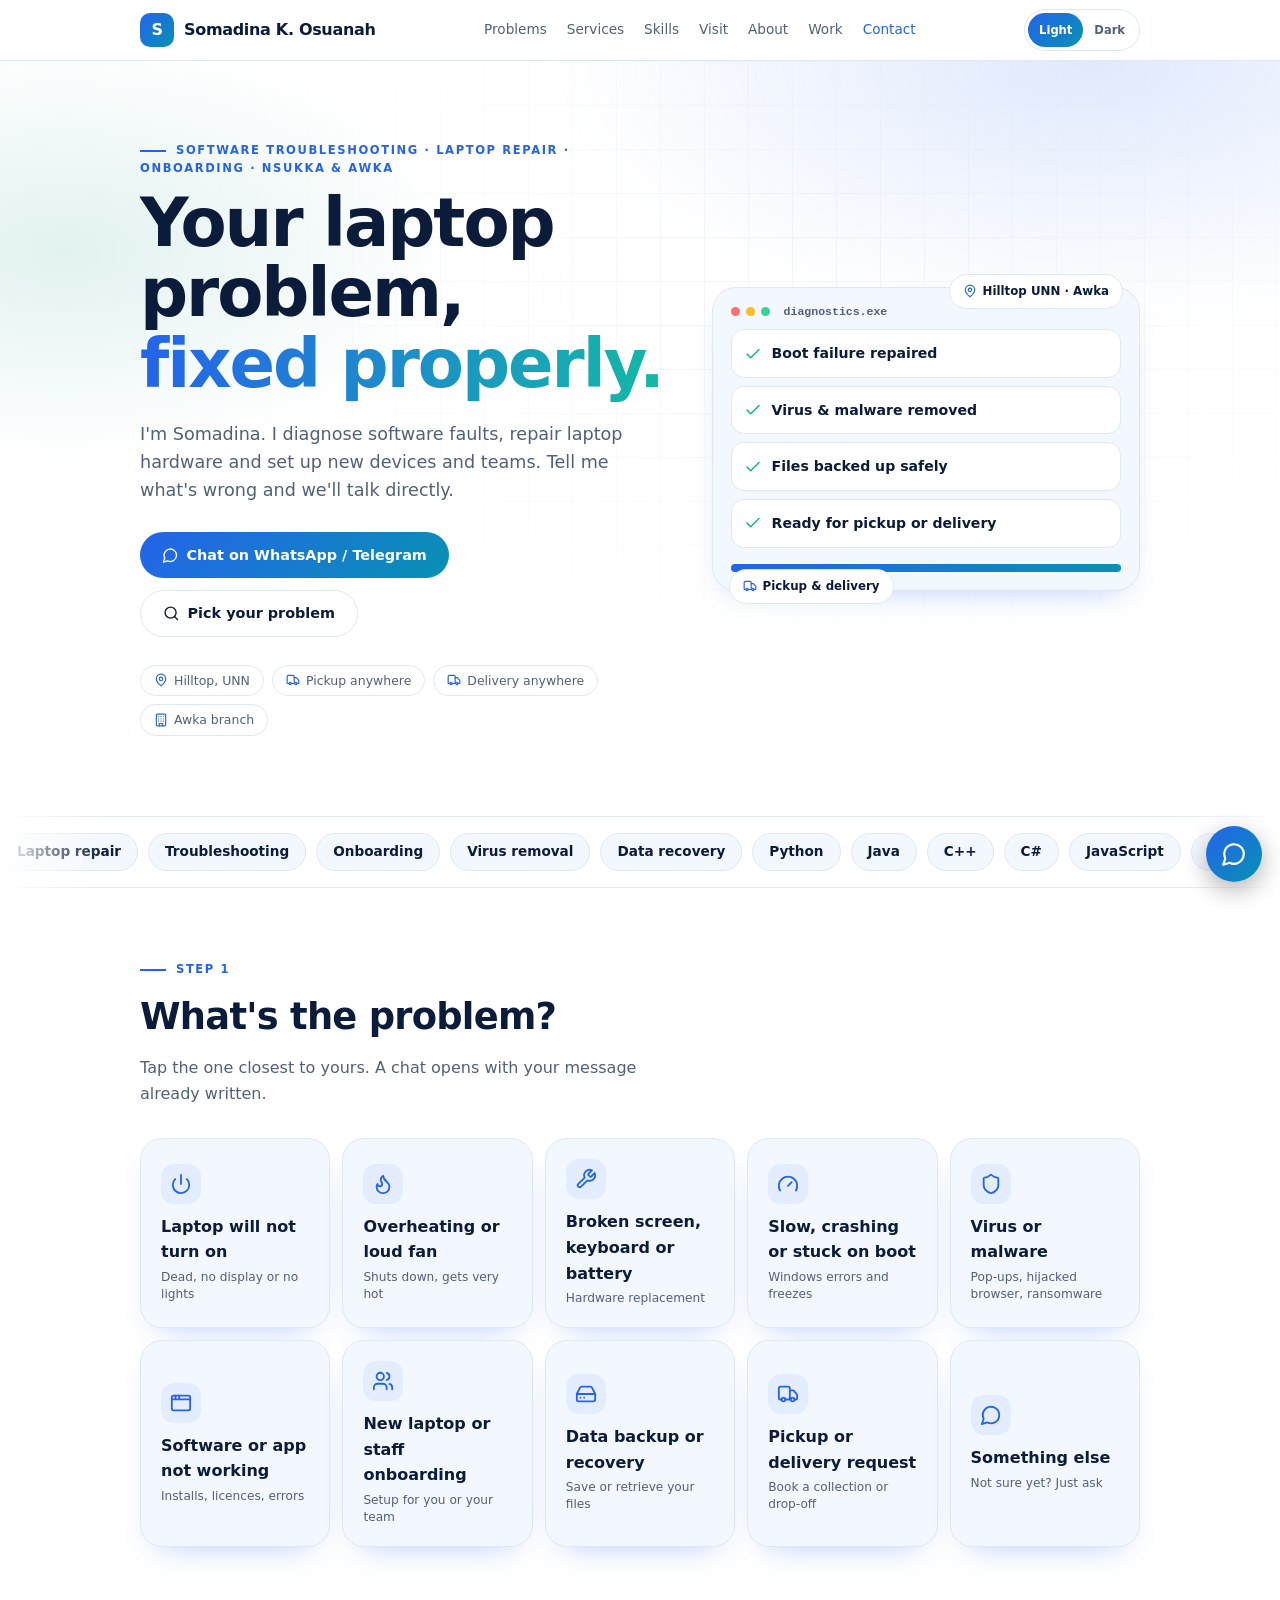
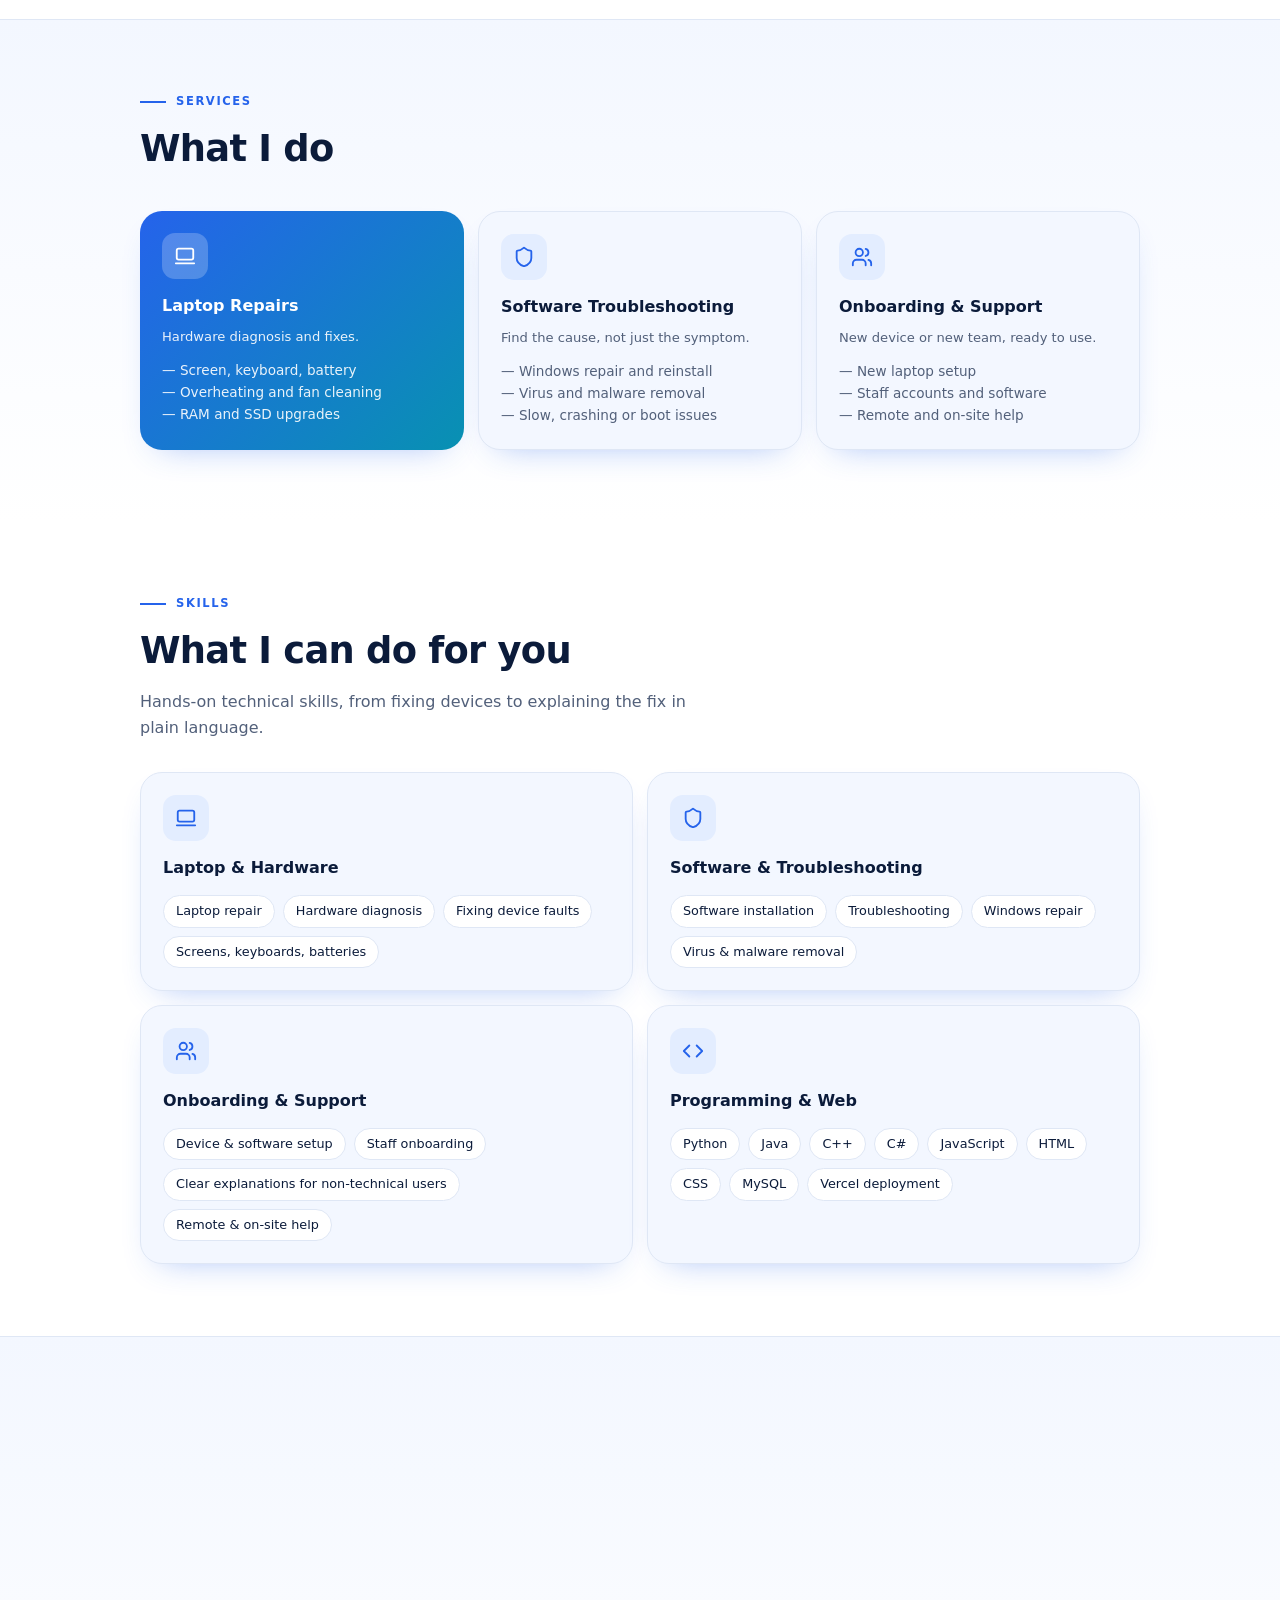
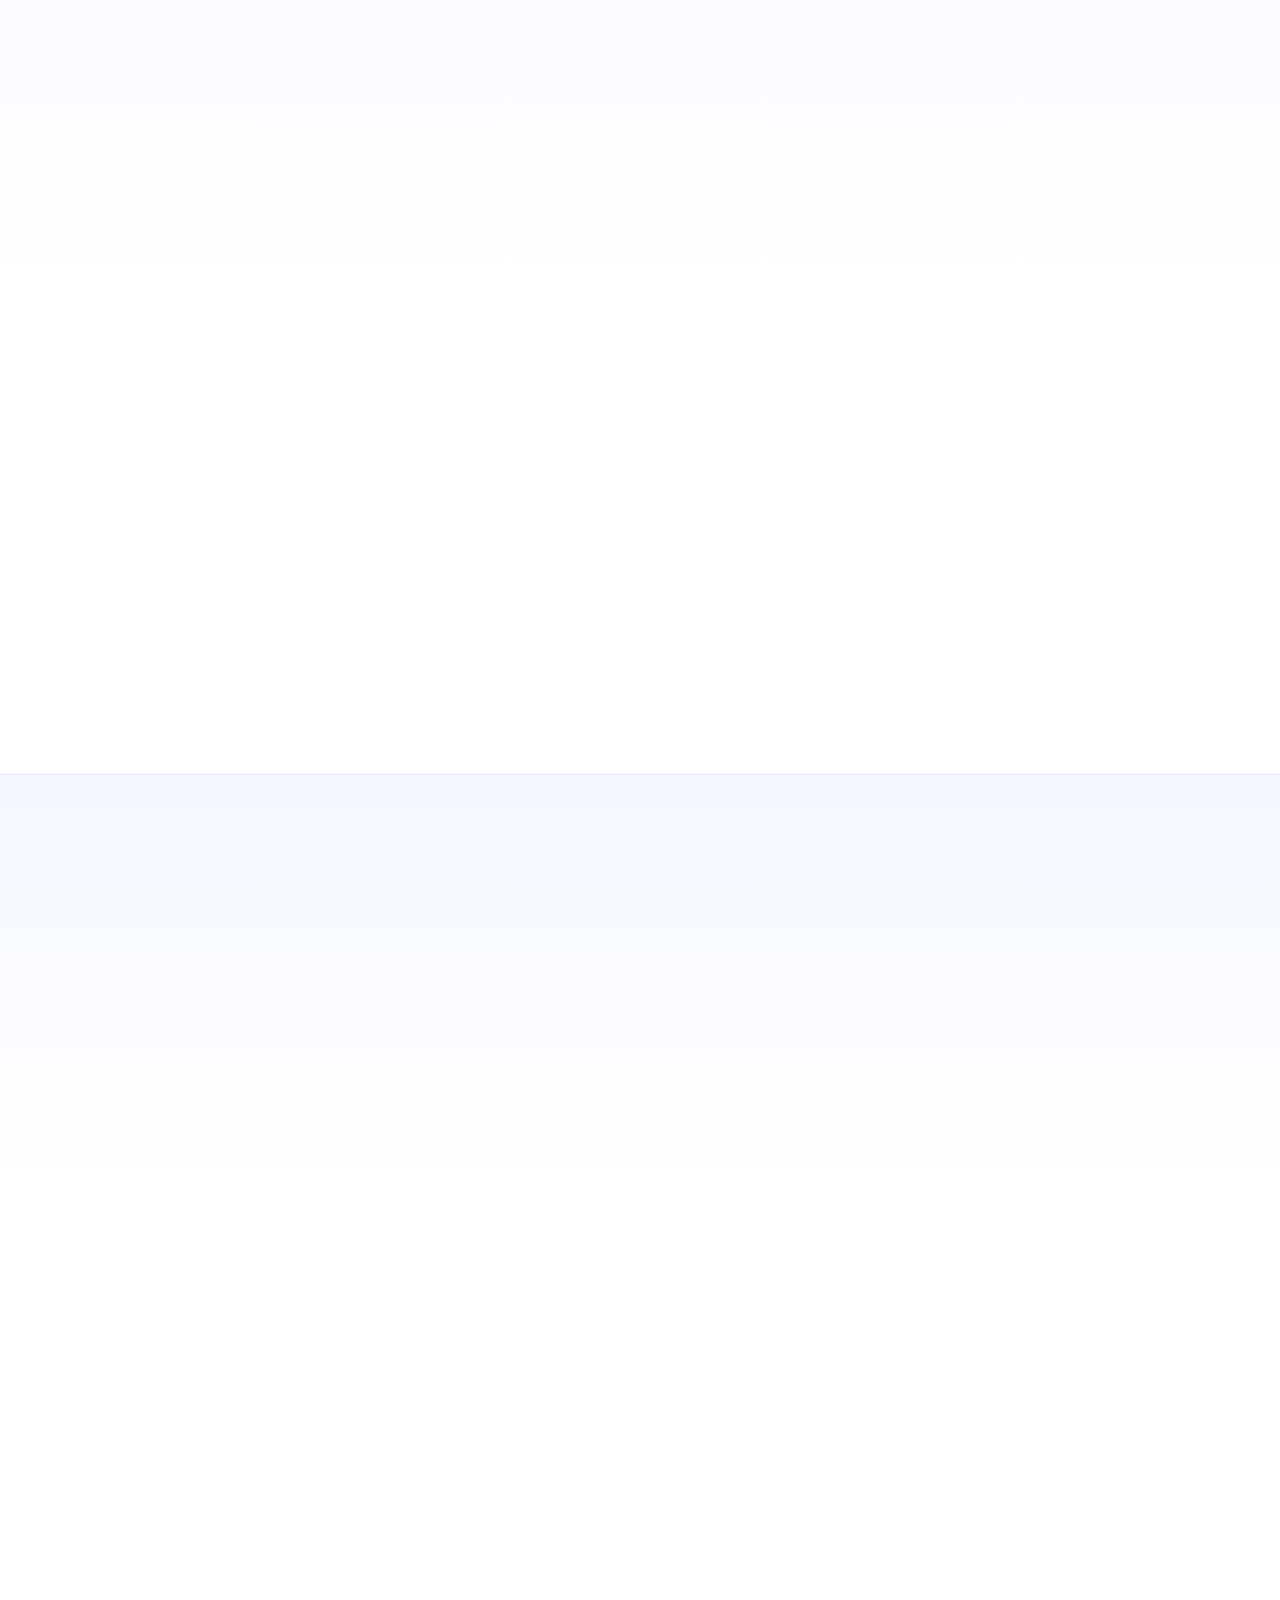
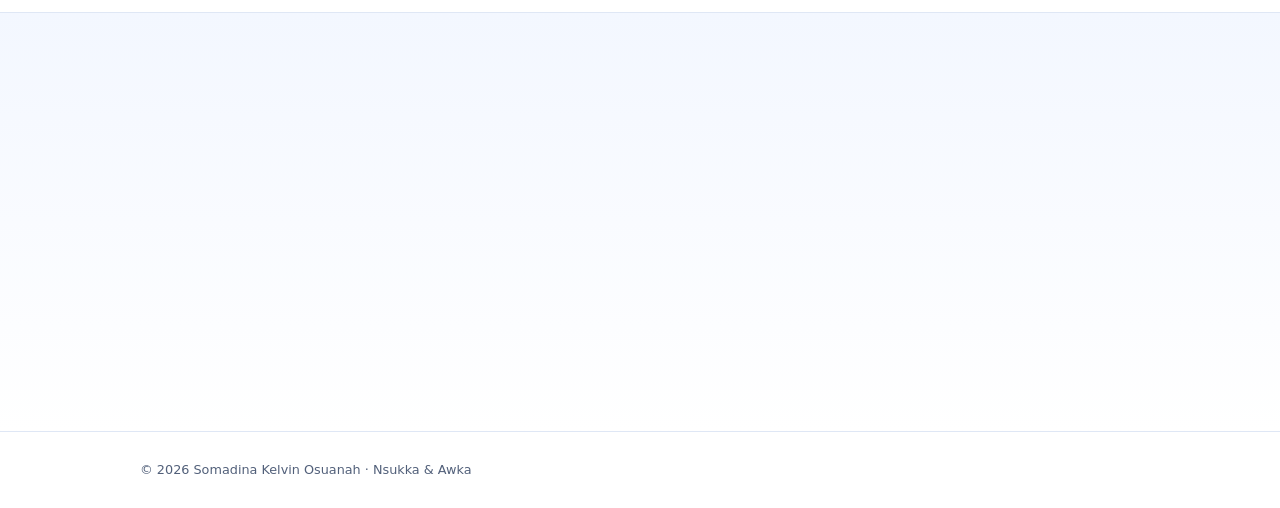
<file: Index.html>
<!DOCTYPE html>
<html lang="en" data-theme="dark">
<head>
<meta charset="UTF-8">
<meta name="viewport" content="width=device-width, initial-scale=1, viewport-fit=cover">
<meta name="theme-color" content="#060b1a">
<title>Somadina Kelvin Osuanah | Software Troubleshooting & Laptop Repair</title>
<meta name="description" content="Software troubleshooting, laptop repairs and tech onboarding. Chat directly on WhatsApp or Telegram.">
<script>
/* Runs before first paint: sets saved theme (no flash) and enables animations only when JS works */
(function(d){d.className='js';var t='dark';try{t=localStorage.getItem('sk_theme')}catch(e){}if(t!=='light'&&t!=='dark')t=(window.matchMedia&&matchMedia('(prefers-color-scheme: light)').matches)?'light':'dark';d.dataset.theme=t})(document.documentElement)
</script>
<style>
:root{--r:22px;--f:system-ui,-apple-system,"Segoe UI",Roboto,"Helvetica Neue",Arial,sans-serif;--e:cubic-bezier(.22,.8,.3,1)}
[data-theme=light]{--bg:#fff;--fg:#0b1b3a;--muted:#52607a;--card:#f3f7ff;--line:#dfe7f5;--a:#2563eb;--tint:#e3edff;--btn:linear-gradient(135deg,#2563eb,#0891b2);--btn-fg:#fff;--sh:0 14px 34px -20px rgba(37,99,235,.45);--glow:radial-gradient(60% 50% at 85% 0%,rgba(37,99,235,.14),transparent 70%),radial-gradient(45% 40% at 5% 25%,rgba(13,148,136,.12),transparent 70%)}
[data-theme=dark]{--bg:#060b1a;--fg:#eaf0ff;--muted:#93a3c4;--card:#0e1630;--line:#1e2b4f;--a:#5b9bff;--tint:#13244d;--btn:linear-gradient(135deg,#3b82f6,#22d3ee);--btn-fg:#04122b;--sh:0 0 0 1px rgba(91,155,255,.07),0 18px 40px -22px rgba(59,130,246,.55);--glow:radial-gradient(60% 50% at 85% 0%,rgba(91,155,255,.28),transparent 70%),radial-gradient(45% 40% at 5% 25%,rgba(139,92,246,.2),transparent 70%)}
*{box-sizing:border-box;margin:0}
html{scroll-behavior:smooth}
body{font-family:var(--f);-webkit-text-size-adjust:100%;-webkit-tap-highlight-color:transparent;padding:env(safe-area-inset-top) env(safe-area-inset-right) env(safe-area-inset-bottom) env(safe-area-inset-left);background:var(--bg);color:var(--fg);line-height:1.6;transition:background .3s,color .3s}
a{color:inherit}
.wrap{max-width:1040px;margin:0 auto;padding:0 20px}
section{padding:72px 0}
h1{font-size:clamp(2.2rem,7vw,4.2rem);line-height:1.05;letter-spacing:-.03em;font-weight:800}
h2{font-size:clamp(1.6rem,4vw,2.3rem);letter-spacing:-.02em;font-weight:800;margin-bottom:8px}
.eyebrow{font-size:.72rem;letter-spacing:.14em;text-transform:uppercase;color:var(--a);font-weight:700;margin-bottom:10px}
.sub{color:var(--muted);max-width:560px}
header{position:sticky;top:0;z-index:20;background:var(--bg);border-bottom:1px solid var(--line)}
@media(min-width:900px) and (hover:hover){header{background:color-mix(in srgb,var(--bg) 85%,transparent);-webkit-backdrop-filter:blur(12px);backdrop-filter:blur(12px)}}
.bar{display:flex;align-items:center;justify-content:space-between;height:60px;gap:12px}
.brand{font-weight:800;text-decoration:none;letter-spacing:-.02em}
nav{display:flex;gap:20px;font-size:.85rem;color:var(--muted)}
nav a{text-decoration:none}nav a:hover{color:var(--fg)}
.themes{display:flex;border:1px solid var(--line);border-radius:99px;padding:3px}
.themes button{min-height:34px;border:0;background:none;color:var(--muted);font:600 .72rem var(--f);padding:6px 11px;border-radius:99px;cursor:pointer}
.themes button.on{background:var(--btn);color:var(--btn-fg)}
.btn{min-height:46px;display:inline-flex;align-items:center;justify-content:center;gap:8px;border:0;cursor:pointer;font:700 .9rem var(--f);padding:14px 22px;border-radius:99px;background:var(--btn);color:var(--btn-fg);text-decoration:none;transition:transform .15s}
.btn:hover{transform:translateY(-2px)}
.btn.ghost{background:none;color:var(--fg);border:1px solid var(--line)}
.hero{background:var(--glow);padding:80px 0 80px;position:relative;overflow:hidden}
.hero p{margin:20px 0 28px;font-size:1.1rem;color:var(--muted);max-width:560px}
.row{display:flex;flex-wrap:wrap;gap:12px}
.tags{display:flex;flex-wrap:wrap;gap:8px;margin-top:28px}
.tags span{border:1px solid var(--line);border-radius:99px;padding:5px 13px;font-size:.78rem;color:var(--muted)}
.grid{display:grid;gap:14px;margin-top:32px}
.g4{grid-template-columns:repeat(auto-fill,minmax(230px,1fr))}
.g3{grid-template-columns:repeat(auto-fill,minmax(290px,1fr))}
.card{background:var(--card);border:1px solid var(--line);border-radius:var(--r);padding:22px;box-shadow:var(--sh);text-align:left;color:var(--fg);font:inherit}
button.card{cursor:pointer;transition:transform .15s,border-color .15s}
button.card:hover{transform:translateY(-3px);border-color:var(--fg)}
.card b{display:block;font-size:1rem;margin-bottom:4px}
.card small{color:var(--muted);font-size:.82rem}
.num{font-size:2.6rem;font-weight:800;line-height:1;margin-bottom:10px;display:block;color:transparent;-webkit-text-stroke:1.5px #f97316}
.card ul{list-style:none;padding:0;margin-top:12px;font-size:.85rem;color:var(--muted)}
.card li:before{content:"— "}
.band{background:linear-gradient(180deg,var(--card),var(--bg));border-top:1px solid var(--line)}
.contact{display:grid;gap:12px;margin-top:28px;max-width:420px}
footer{border-top:1px solid var(--line);padding:28px 0;font-size:.8rem;color:var(--muted)}
.fab{position:fixed;right:max(18px,env(safe-area-inset-right));bottom:max(18px,env(safe-area-inset-bottom));z-index:30;width:56px;height:56px;border-radius:50%;border:0;background:var(--btn);color:var(--btn-fg);font:800 .7rem var(--f);cursor:pointer;box-shadow:0 8px 24px rgba(0,0,0,.3)}
dialog{border:1px solid var(--line);border-radius:24px;background:var(--bg);color:var(--fg);padding:26px;width:min(440px,92vw)}
dialog::backdrop{background:rgba(0,0,0,.65)}
dialog label{display:block;font-size:.75rem;font-weight:600;color:var(--muted);margin:14px 0 6px}
dialog input,dialog select,dialog textarea{width:100%;padding:12px 14px;border-radius:12px;border:1px solid var(--line);background:var(--card);color:var(--fg);font:inherit;font-size:16px}
.two{display:grid;grid-template-columns:1fr 1fr;gap:10px;margin-top:20px}
#toast{position:fixed;left:50%;bottom:90px;transform:translate(-50%,20px);opacity:0;background:var(--fg);color:var(--bg);padding:12px 18px;border-radius:12px;font-size:.82rem;font-weight:600;transition:.3s;z-index:50;pointer-events:none;max-width:90vw;text-align:center}
#toast.show{opacity:1;transform:translate(-50%,0)}

.i{width:1.25em;height:1.25em;stroke:currentColor;fill:none;stroke-width:2;stroke-linecap:round;stroke-linejoin:round;flex:none}
.ico{width:46px;height:46px;border-radius:13px;border:0;background:var(--tint);color:var(--a);display:grid;place-items:center;margin-bottom:14px}
.ico .i{width:22px;height:22px}
.btn .i{width:1.15em;height:1.15em}
.fab .i{width:26px;height:26px}.fab{display:grid;place-items:center}
.tags span{display:inline-flex;align-items:center;gap:6px}.tags .i{width:14px;height:14px;color:var(--a)}
.hl{background:linear-gradient(90deg,var(--a),#14b8a6);-webkit-background-clip:text;background-clip:text;color:transparent;-webkit-text-fill-color:transparent}
.chips{display:flex;flex-wrap:wrap;gap:8px;margin-top:14px}.chips span{border:1px solid var(--line);background:var(--bg);border-radius:99px;padding:5px 12px;font-size:.8rem}
.loc .i{color:var(--a)}
.g2{grid-template-columns:repeat(auto-fill,minmax(250px,1fr))}
.loc{display:flex;gap:10px;align-items:flex-start;color:var(--muted);font-size:.88rem;margin-top:14px;max-width:420px}.loc .i{margin-top:3px;color:var(--fg)}

.brand{display:flex;align-items:center;gap:10px}
.lg{font-style:normal;width:34px;height:34px;border-radius:10px;background:var(--btn);color:var(--btn-fg);display:grid;place-items:center}
.eyebrow:before{content:"";display:inline-block;width:26px;height:2px;background:var(--a);margin-right:10px;vertical-align:middle}
.hero:before{content:"";position:absolute;inset:0;opacity:.5;background-image:linear-gradient(var(--line) 1px,transparent 1px),linear-gradient(90deg,var(--line) 1px,transparent 1px);background-size:44px 44px;-webkit-mask-image:radial-gradient(70% 70% at 65% 30%,#000,transparent 75%);mask-image:radial-gradient(70% 70% at 65% 30%,#000,transparent 75%)}
.hg{position:relative;display:grid;gap:48px;align-items:center}
@media(min-width:900px){.hg{grid-template-columns:1.1fr .9fr}}
.dev{position:relative;background:var(--card);border:1px solid var(--line);border-radius:24px;padding:18px;box-shadow:var(--sh)}
.dh{display:flex;align-items:center;gap:6px;margin-bottom:12px;font:600 .72rem/1 ui-monospace,Menlo,Consolas,monospace;color:var(--muted)}
.dh i{width:9px;height:9px;border-radius:50%;background:#f87171}.dh i:nth-child(2){background:#fbbf24}.dh i:nth-child(3){background:#34d399}.dh span{margin-left:8px}
.dl{display:flex;gap:10px;align-items:center;padding:12px;border-radius:13px;background:var(--bg);border:1px solid var(--line);margin-top:8px;font-size:.88rem;font-weight:600}
.dl .i{color:#10b981;width:18px;height:18px}
.pb{height:8px;border-radius:9px;background:var(--tint);margin-top:16px;overflow:hidden}
.pb b{display:block;height:100%;background:var(--btn);transform-origin:left;animation:fill 3.4s var(--e) infinite}
.fl{position:absolute;display:flex;gap:6px;align-items:center;background:var(--bg);border:1px solid var(--line);box-shadow:var(--sh);border-radius:99px;padding:7px 13px;font-size:.74rem;font-weight:700;animation:float 4s ease-in-out infinite}
.fl .i{width:14px;height:14px;color:var(--a)}.f1{top:-14px;right:16px}.f2{bottom:-14px;left:16px;animation-delay:-2s}
.mq{overflow:hidden;padding:16px 0;border-block:1px solid var(--line);-webkit-mask-image:linear-gradient(90deg,transparent,#000 8%,#000 92%,transparent);mask-image:linear-gradient(90deg,transparent,#000 8%,#000 92%,transparent)}
.mq div{display:flex;gap:10px;width:max-content;animation:mq 32s linear infinite}
.mq span{border:1px solid var(--line);background:var(--card);border-radius:99px;padding:7px 16px;font-size:.85rem;font-weight:600;white-space:nowrap}
.feat{background:var(--btn);color:var(--btn-fg);border:0}.feat small,.feat ul{color:inherit;opacity:.9}.feat .ico{background:rgba(255,255,255,.22);color:inherit}
@media(min-width:760px){.span2{grid-column:span 2}}
button.card:hover,.card:hover{border-color:var(--a)}
.cg{display:grid;gap:32px;align-items:center}
@media(min-width:900px){.cg{grid-template-columns:1fr 1fr}}
.cta{display:grid;gap:12px;padding:26px;border-radius:26px;background:var(--btn);color:var(--btn-fg);box-shadow:var(--sh)}
.cta .btn{background:var(--bg);color:var(--fg)}.cta .btn.ghost{background:rgba(255,255,255,.16);color:inherit;border-color:rgba(255,255,255,.4)}
.js .dev,.js .dl{opacity:0}.go .dev{animation:rise .8s var(--e) .3s both}.go .dl{animation:rise .6s var(--e) both}
.dl:nth-child(2){animation-delay:.6s!important}.dl:nth-child(3){animation-delay:.8s!important}.dl:nth-child(4){animation-delay:1s!important}.dl:nth-child(5){animation-delay:1.2s!important}
@keyframes fill{0%{transform:scaleX(0)}70%,100%{transform:scaleX(1)}}
@keyframes float{50%{transform:translateY(-7px)}}
@keyframes mq{to{transform:translateX(-50%)}}

section{scroll-margin-top:64px}
body{overflow-x:clip}
nav a.on,.menu a.on{color:var(--a)}
.bg{width:44px;height:44px;display:grid;place-items:center;border:1px solid var(--line);border-radius:12px;background:var(--card);color:var(--fg);cursor:pointer}
.bg .i{width:22px;height:22px}
.menu{position:absolute;left:0;right:0;top:100%;background:var(--bg);border-bottom:1px solid var(--line);padding:6px 20px 20px;box-shadow:var(--sh);animation:drop .25s var(--e)}
.menu[hidden]{display:none}
.menu a{display:block;padding:14px 2px;border-bottom:1px solid var(--line);font-weight:600;text-decoration:none}
@keyframes drop{from{opacity:0;transform:translateY(-8px)}to{opacity:1;transform:none}}
.sub{margin-top:8px}
.g3{grid-template-columns:1fr}
@media(min-width:900px){.g3{grid-template-columns:repeat(3,1fr)}}
#skills .g3{grid-template-columns:1fr}
@media(min-width:720px){#skills .g3{grid-template-columns:repeat(2,1fr)}}
#problems{grid-template-columns:repeat(2,1fr);gap:12px}
#problems .card{padding:16px}#problems small{font-size:.76rem;display:block;line-height:1.4}#problems .ico{width:40px;height:40px;margin-bottom:10px}
@media(min-width:1000px){#problems{grid-template-columns:repeat(5,1fr)}#problems .card{padding:20px}}
#visit .g2{grid-template-columns:repeat(2,1fr);gap:12px}#visit .card{padding:16px}
@media(min-width:1000px){#visit .g2{grid-template-columns:repeat(4,1fr)}#visit .card{padding:22px}}
/* ---------- Loading + animations (transform/opacity only: smooth on budget phones) ---------- */
#loader{position:fixed;inset:0;z-index:100;display:grid;place-items:center;background:var(--bg);transition:opacity .45s var(--e),visibility .45s;animation:loaderFailsafe .01s 3.5s forwards}
#loader.done{opacity:0;visibility:hidden}
.mark{width:58px;height:58px;border-radius:16px;display:grid;place-items:center;font-weight:800;font-size:1.5rem;background:var(--btn);color:var(--btn-fg);animation:breathe 1.4s ease-in-out infinite}
.ring{position:absolute;width:92px;height:92px;border-radius:50%;border:2px solid var(--line);border-top-color:var(--a);animation:spin .9s linear infinite}
.lwrap{position:relative;display:grid;place-items:center;width:92px;height:92px}
@keyframes spin{to{transform:rotate(360deg)}}
@keyframes breathe{50%{transform:scale(.9);opacity:.8}}
@keyframes loaderFailsafe{to{opacity:0;visibility:hidden}}
@keyframes rise{from{opacity:0;transform:translateY(22px)}to{opacity:1;transform:none}}
@keyframes pop{from{opacity:0;transform:translateY(16px) scale(.97)}to{opacity:1;transform:none}}
@keyframes fade{from{opacity:0}to{opacity:1}}
.js .hero .eyebrow,.js .hero h1,.js .hero p,.js .hero .row,.js .hero .tags{opacity:0}
.go .hero .eyebrow,.go .hero h1,.go .hero p,.go .hero .row,.go .hero .tags{animation:rise .7s var(--e) both}
.go .hero h1{animation-delay:.08s}.go .hero p{animation-delay:.16s}.go .hero .row{animation-delay:.24s}.go .hero .tags{animation-delay:.32s}
.js .rv{opacity:0;transform:translateY(24px);transition:opacity .6s var(--e),transform .6s var(--e);transition-delay:var(--d,0s)}
.js .rv.in{opacity:1;transform:none}
dialog[open]{animation:pop .3s var(--e)}
dialog[open]::backdrop{animation:fade .3s ease}
.btn:active,button.card:active{transform:scale(.97)}
section:not(.hero){content-visibility:auto;contain-intrinsic-size:auto 520px}
@media(prefers-reduced-motion:reduce){*,*:before,*:after{animation-duration:.01ms!important;animation-delay:0s!important;transition-duration:.01ms!important;scroll-behavior:auto!important}.js .rv,.js .hero *,.js .dl{opacity:1!important;transform:none!important}}
@media(min-width:1000px){nav{display:flex}.bg,.menu{display:none!important}.themes{margin-left:0}}
@media(max-width:999px){nav{display:none}.themes{margin-left:auto}}
@media(max-width:480px){.brand span{display:none}section{padding:56px 0}footer{padding-bottom:96px}}
</style>
</head>
<body>
<svg width="0" height="0" style="position:absolute" aria-hidden="true"><defs>
<symbol id="laptop" viewBox="0 0 24 24"><rect x="3" y="4" width="18" height="12" rx="2"/><path d="M2 20h20"/></symbol>
<symbol id="power" viewBox="0 0 24 24"><path d="M12 2v10"/><path d="M18.4 6.6a9 9 0 1 1-12.77.04"/></symbol>
<symbol id="flame" viewBox="0 0 24 24"><path d="M8.5 14.5A2.5 2.5 0 0 0 11 12c0-1.38-.5-2-1-3-1.07-2.14-.22-4.05 2-6 .5 2.5 2 4.9 4 6.5 2 1.6 3 3.5 3 5.5a7 7 0 1 1-14 0c0-1.15.43-2.29 1-3a2.5 2.5 0 0 0 2.5 2.5z"/></symbol>
<symbol id="wrench" viewBox="0 0 24 24"><path d="M14.7 6.3a1 1 0 0 0 0 1.4l1.6 1.6a1 1 0 0 0 1.4 0l3.77-3.77a6 6 0 0 1-7.94 7.94l-6.91 6.91a2.12 2.12 0 0 1-3-3l6.91-6.91a6 6 0 0 1 7.94-7.94l-3.76 3.76z"/></symbol>
<symbol id="gauge" viewBox="0 0 24 24"><path d="m12 14 4-4"/><path d="M3.34 19a10 10 0 1 1 17.32 0"/></symbol>
<symbol id="shield" viewBox="0 0 24 24"><path d="M20 13c0 5-3.5 7.5-7.66 8.95a1 1 0 0 1-.67-.01C7.5 20.5 4 18 4 13V6a1 1 0 0 1 1-1c2 0 4.5-1.2 6.24-2.72a1.17 1.17 0 0 1 1.52 0C14.51 3.81 17 5 19 5a1 1 0 0 1 1 1z"/></symbol>
<symbol id="app" viewBox="0 0 24 24"><rect x="2" y="4" width="20" height="16" rx="2"/><path d="M2 8h20M6 4v4M10 4v4"/></symbol>
<symbol id="users" viewBox="0 0 24 24"><path d="M16 21v-2a4 4 0 0 0-4-4H6a4 4 0 0 0-4 4v2"/><circle cx="9" cy="7" r="4"/><path d="M22 21v-2a4 4 0 0 0-3-3.87M16 3.13a4 4 0 0 1 0 7.75"/></symbol>
<symbol id="drive" viewBox="0 0 24 24"><path d="M22 12H2"/><path d="M5.45 5.11 2 12v6a2 2 0 0 0 2 2h16a2 2 0 0 0 2-2v-6l-3.45-6.89A2 2 0 0 0 16.76 4H7.24a2 2 0 0 0-1.79 1.11z"/><path d="M6 16h.01M10 16h.01"/></symbol>
<symbol id="chat" viewBox="0 0 24 24"><path d="M7.9 20A9 9 0 1 0 4 16.1L2 22Z"/></symbol>
<symbol id="send" viewBox="0 0 24 24"><path d="m22 2-7 20-4-9-9-4Z"/><path d="M22 2 11 13"/></symbol>
<symbol id="phone" viewBox="0 0 24 24"><path d="M22 16.92v3a2 2 0 0 1-2.18 2 19.79 19.79 0 0 1-8.63-3.07 19.5 19.5 0 0 1-6-6 19.79 19.79 0 0 1-3.07-8.67A2 2 0 0 1 4.11 2h3a2 2 0 0 1 2 1.72c.13.96.36 1.9.7 2.81a2 2 0 0 1-.45 2.11L8.09 9.91a16 16 0 0 0 6 6l1.27-1.27a2 2 0 0 1 2.11-.45c.91.34 1.85.57 2.81.7A2 2 0 0 1 22 16.92z"/></symbol>
<symbol id="mail" viewBox="0 0 24 24"><rect x="2" y="4" width="20" height="16" rx="2"/><path d="m22 7-8.97 5.7a1.94 1.94 0 0 1-2.06 0L2 7"/></symbol>
<symbol id="pin" viewBox="0 0 24 24"><path d="M20 10c0 6-8 12-8 12s-8-6-8-12a8 8 0 0 1 16 0Z"/><circle cx="12" cy="10" r="3"/></symbol>
<symbol id="truck" viewBox="0 0 24 24"><path d="M14 18V6a2 2 0 0 0-2-2H4a2 2 0 0 0-2 2v11a1 1 0 0 0 1 1h2M15 18H9"/><path d="M19 18h2a1 1 0 0 0 1-1v-3.65a1 1 0 0 0-.22-.62l-3.48-4.35A1 1 0 0 0 17.52 8H14"/><circle cx="17" cy="18" r="2"/><circle cx="7" cy="18" r="2"/></symbol>
<symbol id="building" viewBox="0 0 24 24"><rect x="4" y="2" width="16" height="20" rx="2"/><path d="M9 22v-4h6v4M8 6h.01M12 6h.01M16 6h.01M8 10h.01M12 10h.01M16 10h.01M8 14h.01M12 14h.01M16 14h.01"/></symbol>
<symbol id="door" viewBox="0 0 24 24"><path d="M13 4h3a2 2 0 0 1 2 2v14M2 20h3M13 20h9"/><path d="M10 12v.01"/><path d="M13 4.562v16.157a1 1 0 0 1-1.242.97L5 20V5.562a2 2 0 0 1 1.515-1.94l4-1A2 2 0 0 1 13 4.561Z"/></symbol>
<symbol id="search" viewBox="0 0 24 24"><circle cx="11" cy="11" r="8"/><path d="m21 21-4.3-4.3"/></symbol>
<symbol id="check" viewBox="0 0 24 24"><path d="M20 6 9 17l-5-5"/></symbol>
<symbol id="code" viewBox="0 0 24 24"><path d="m16 18 6-6-6-6M8 6l-6 6 6 6"/></symbol>
<symbol id="burger" viewBox="0 0 24 24"><path d="M4 6h16M4 12h16M4 18h16"/></symbol>
<symbol id="x" viewBox="0 0 24 24"><path d="M18 6 6 18M6 6l12 12"/></symbol>
<symbol id="cap" viewBox="0 0 24 24"><path d="M21.42 10.92a1 1 0 0 0-.02-1.84L12.83 5.18a2 2 0 0 0-1.66 0L2.6 9.08a1 1 0 0 0 0 1.83l8.58 3.91a2 2 0 0 0 1.66 0z"/><path d="M22 10v6M6 12.5V16a6 3 0 0 0 12 0v-3.5"/></symbol>
</defs></svg>
<div id="loader" aria-hidden="true"><div class="lwrap"><div class="ring"></div><div class="mark">S</div></div></div>

<header><div class="wrap bar">
  <a class="brand" href="#top"><i class="lg">S</i><span>Somadina K. Osuanah</span></a>
  <nav><a href="#problem">Problems</a><a href="#services">Services</a><a href="#skills">Skills</a><a href="#visit">Visit</a><a href="#about">About</a><a href="#work">Work</a><a href="#contact">Contact</a></nav>
  <div class="themes" role="group" aria-label="Theme">
    <button data-t="light">Light</button><button data-t="dark">Dark</button>
  </div>
  <button class="bg" id="bg" aria-label="Menu" aria-expanded="false" aria-controls="menu"><svg class="i"><use href="#burger"/></svg></button>
</div>
<div class="menu" id="menu" hidden><a href="#problem">Problems</a><a href="#services">Services</a><a href="#skills">Skills</a><a href="#visit">Visit</a><a href="#about">About</a><a href="#work">Work</a><a href="#contact">Contact</a><button class="btn" style="width:100%;margin-top:14px" onclick="openChat('')"><svg class="i" aria-hidden="true"><use href="#chat"/></svg> Chat now</button></div></header>

<main id="top">
<section class="hero"><div class="wrap hg"><div>
  <div class="eyebrow">Software troubleshooting · Laptop repair · Onboarding · Nsukka &amp; Awka</div>
  <h1>Your laptop problem,<br><span class="hl">fixed properly.</span></h1>
  <p>I'm Somadina. I diagnose software faults, repair laptop hardware and set up new devices and teams. Tell me what's wrong and we'll talk directly.</p>
  <div class="row">
    <button class="btn" onclick="openChat('')"><svg class="i" aria-hidden="true"><use href="#chat"/></svg> Chat on WhatsApp / Telegram</button>
    <a class="btn ghost" href="#problem"><svg class="i" aria-hidden="true"><use href="#search"/></svg> Pick your problem</a>
  </div>
  <div class="tags"><span><svg class="i" aria-hidden="true"><use href="#pin"/></svg> Hilltop, UNN</span><span><svg class="i" aria-hidden="true"><use href="#truck"/></svg> Pickup anywhere</span><span><svg class="i" aria-hidden="true"><use href="#truck"/></svg> Delivery anywhere</span><span><svg class="i" aria-hidden="true"><use href="#building"/></svg> Awka branch</span></div>
</div>
  <div class="dev" aria-hidden="true">
    <div class="dh"><i></i><i></i><i></i><span>diagnostics.exe</span></div>
    <div class="dl"><svg class="i" aria-hidden="true"><use href="#check"/></svg> Boot failure repaired</div>
    <div class="dl"><svg class="i" aria-hidden="true"><use href="#check"/></svg> Virus &amp; malware removed</div>
    <div class="dl"><svg class="i" aria-hidden="true"><use href="#check"/></svg> Files backed up safely</div>
    <div class="dl"><svg class="i" aria-hidden="true"><use href="#check"/></svg> Ready for pickup or delivery</div>
    <div class="pb"><b></b></div>
    <div class="fl f1"><svg class="i" aria-hidden="true"><use href="#pin"/></svg> Hilltop UNN · Awka</div>
    <div class="fl f2"><svg class="i" aria-hidden="true"><use href="#truck"/></svg> Pickup &amp; delivery</div>
  </div>
</div></section>

<div class="mq" aria-hidden="true"><div id="mq"></div></div>

<section id="problem"><div class="wrap">
  <div class="eyebrow">Step 1</div><h2>What's the problem?</h2>
  <p class="sub">Tap the one closest to yours. A chat opens with your message already written.</p>
  <div class="grid g4" id="problems"></div>
</div></section>

<section id="services" class="band"><div class="wrap">
  <div class="eyebrow">Services</div><h2>What I do</h2>
  <div class="grid g3">
    <div class="card feat"><div class="ico"><svg class="i" aria-hidden="true"><use href="#laptop"/></svg></div><b>Laptop Repairs</b><small>Hardware diagnosis and fixes.</small><ul><li>Screen, keyboard, battery</li><li>Overheating and fan cleaning</li><li>RAM and SSD upgrades</li></ul></div>
    <div class="card"><div class="ico"><svg class="i" aria-hidden="true"><use href="#shield"/></svg></div><b>Software Troubleshooting</b><small>Find the cause, not just the symptom.</small><ul><li>Windows repair and reinstall</li><li>Virus and malware removal</li><li>Slow, crashing or boot issues</li></ul></div>
    <div class="card"><div class="ico"><svg class="i" aria-hidden="true"><use href="#users"/></svg></div><b>Onboarding &amp; Support</b><small>New device or new team, ready to use.</small><ul><li>New laptop setup</li><li>Staff accounts and software</li><li>Remote and on-site help</li></ul></div>
  </div>
</div></section>

<section id="skills"><div class="wrap">
  <div class="eyebrow">Skills</div><h2>What I can do for you</h2>
  <p class="sub">Hands-on technical skills, from fixing devices to explaining the fix in plain language.</p>
  <div class="grid g3">
    <div class="card"><div class="ico"><svg class="i" aria-hidden="true"><use href="#laptop"/></svg></div><b>Laptop &amp; Hardware</b><div class="chips"><span>Laptop repair</span><span>Hardware diagnosis</span><span>Fixing device faults</span><span>Screens, keyboards, batteries</span></div></div>
    <div class="card"><div class="ico"><svg class="i" aria-hidden="true"><use href="#shield"/></svg></div><b>Software &amp; Troubleshooting</b><div class="chips"><span>Software installation</span><span>Troubleshooting</span><span>Windows repair</span><span>Virus &amp; malware removal</span></div></div>
    <div class="card"><div class="ico"><svg class="i" aria-hidden="true"><use href="#users"/></svg></div><b>Onboarding &amp; Support</b><div class="chips"><span>Device &amp; software setup</span><span>Staff onboarding</span><span>Clear explanations for non-technical users</span><span>Remote &amp; on-site help</span></div></div>
    <div class="card"><div class="ico"><svg class="i" aria-hidden="true"><use href="#code"/></svg></div><b>Programming &amp; Web</b><div class="chips"><span>Python</span><span>Java</span><span>C++</span><span>C#</span><span>JavaScript</span><span>HTML</span><span>CSS</span><span>MySQL</span><span>Vercel deployment</span></div></div>
  </div>
</div></section>

<section id="visit" class="band"><div class="wrap">
  <div class="eyebrow">Visit, pickup or delivery</div><h2>Get it to me, or I come to you</h2>
  <p class="sub">Pick whichever is easiest. Pickup and delivery are available anywhere.</p>
  <div class="grid g2">
    <div class="card"><div class="ico"><svg class="i" aria-hidden="true"><use href="#door"/></svg></div><b>Walk in</b><small>Hilltop, University of Nigeria, Nsukka (UNN).</small></div>
    <div class="card"><div class="ico"><svg class="i" aria-hidden="true"><use href="#truck"/></svg></div><b>Pickup anywhere</b><small>I come and collect your device from wherever you are.</small></div>
    <div class="card"><div class="ico"><svg class="i" aria-hidden="true"><use href="#truck"/></svg></div><b>Delivery anywhere</b><small>Repaired device brought back to you. Delivery charges apply.</small></div>
    <div class="card"><div class="ico"><svg class="i" aria-hidden="true"><use href="#building"/></svg></div><b>Awka branch</b><small>Also available in Awka, Anambra State.</small></div>
  </div>
</div></section>

<section><div class="wrap">
  <div class="eyebrow">Process</div><h2>How it works</h2>
  <div class="grid g3">
    <div class="card"><div class="ico"><svg class="i" aria-hidden="true"><use href="#search"/></svg></div><span class="num">01</span><b>Pick your problem</b><small>Choose it above, add a few details.</small></div>
    <div class="card"><div class="ico"><svg class="i" aria-hidden="true"><use href="#chat"/></svg></div><span class="num">02</span><b>Chat with me</b><small>WhatsApp or Telegram. I confirm the fault and the rate.</small></div>
    <div class="card"><div class="ico"><svg class="i" aria-hidden="true"><use href="#check"/></svg></div><span class="num">03</span><b>Get it fixed</b><small>Remote where possible, hands-on where needed.</small></div>
  </div>
</div></section>

<section id="about" class="band"><div class="wrap">
  <div class="eyebrow">About</div><div class="ico"><svg class="i" aria-hidden="true"><use href="#cap"/></svg></div><h2>Somadina Kelvin Osuanah</h2>
  <p class="sub">300-level Computer and Robotics Education student at the University of Nigeria, Nsukka. Self-taught across Python, Java, C++, C# and JavaScript, and experienced in solving real technical problems for real users. I fix the issue, then explain it clearly.</p>
</div></section>

<section id="work"><div class="wrap">
  <div class="eyebrow">Work</div><h2>Featured project</h2>
  <div class="grid"><div class="card"><b>UNN Computer &amp; Robotics Education Portal</b>
    <small>Department website with academic information, updates and resources. Built with HTML, Tailwind CSS and JavaScript.</small><br><br>
    <a class="btn ghost" href="https://computer-and-robotics-education.vercel.app" target="_blank" rel="noopener">View live site</a></div></div>
</div></section>

<section id="contact" class="band"><div class="wrap cg">
  <div><div class="eyebrow">Contact</div><h2>Ready to get it fixed?</h2><p class="sub">Same number for calls and WhatsApp. Telegram: @Rhomell0. Mon–Sat, 8:00 AM – 6:00 PM.</p><div class="loc"><svg class="i" aria-hidden="true"><use href="#pin"/></svg><span>Hilltop, UNN, Nsukka. Branch in Awka, Anambra. Pickup and delivery anywhere (delivery charges apply).</span></div></div>
  <div class="cta">
    <button class="btn" onclick="openChat('')"><svg class="i" aria-hidden="true"><use href="#chat"/></svg> WhatsApp</button>
    <button class="btn ghost" onclick="openChat('','telegram')"><svg class="i" aria-hidden="true"><use href="#send"/></svg> Telegram</button>
    <a class="btn ghost" id="call" href="#"><svg class="i" aria-hidden="true"><use href="#phone"/></svg> Call +234 802 617 9274</a>
    <a class="btn ghost" href="mailto:somadinakelvinosuanah@gmail.com"><svg class="i" aria-hidden="true"><use href="#mail"/></svg> somadinakelvinosuanah@gmail.com</a>
  </div>
</div></section>
</main>

<footer><div class="wrap">© 2026 Somadina Kelvin Osuanah · Nsukka &amp; Awka</div></footer>

<button class="fab" onclick="openChat('')" aria-label="Chat"><svg class="i" aria-hidden="true"><use href="#chat"/></svg></button>

<dialog id="dlg">
  <h3 style="font-size:1.2rem">Message Somadina</h3>
  <label for="svc">Problem</label><select id="svc"></select>
  <label for="nm">Your name (optional)</label><input id="nm">
  <label for="dt">Details (optional)</label><textarea id="dt" rows="3" placeholder="e.g. HP laptop, black screen after logo"></textarea>
  <div class="two">
    <button class="btn" onclick="send('whatsapp')"><svg class="i" aria-hidden="true"><use href="#chat"/></svg> WhatsApp</button>
    <button class="btn ghost" onclick="send('telegram')"><svg class="i" aria-hidden="true"><use href="#send"/></svg> Telegram</button>
  </div>
  <button class="btn ghost" style="width:100%;margin-top:10px;border:0" onclick="dlg.close()">Cancel</button>
</dialog>
<div id="toast"></div>

<script>
/* EDIT HERE: number in international format (digits only); Telegram @username without "@" */
const CONFIG={whatsappNumber:'2348026179274',telegramUsername:'Rhomell0'};
const PROBLEMS=[
 ['Laptop will not turn on','Dead, no display or no lights','power'],
 ['Overheating or loud fan','Shuts down, gets very hot','flame'],
 ['Broken screen, keyboard or battery','Hardware replacement','wrench'],
 ['Slow, crashing or stuck on boot','Windows errors and freezes','gauge'],
 ['Virus or malware','Pop-ups, hijacked browser, ransomware','shield'],
 ['Software or app not working','Installs, licences, errors','app'],
 ['New laptop or staff onboarding','Setup for you or your team','users'],
 ['Data backup or recovery','Save or retrieve your files','drive'],
 ['Pickup or delivery request','Book a collection or drop-off','truck'],
 ['Something else','Not sure yet? Just ask','chat']
];
const SK=['Laptop repair','Troubleshooting','Onboarding','Virus removal','Data recovery','Python','Java','C++','C#','JavaScript','HTML','CSS','MySQL','Vercel'];
const $=id=>document.getElementById(id),dlg=$('dlg');
$('problems').innerHTML=PROBLEMS.map(([t,s,ic],i)=>`<button class="card" onclick="openChat('${t}')"><div class="ico"><svg class="i" aria-hidden="true"><use href="#${ic}"/></svg></div><b>${t}</b><small>${s}</small></button>`).join('');
$('svc').innerHTML=PROBLEMS.map(([t])=>`<option>${t}</option>`).join('');
(h=>$('mq').innerHTML=h+h)(SK.map(x=>`<span>${x}</span>`).join(''));
$('call').href='tel:+'+CONFIG.whatsappNumber;

function openChat(p){if(p)$('svc').value=p;dlg.showModal()}
function toast(m){const t=$('toast');t.textContent=m;t.classList.add('show');setTimeout(()=>t.classList.remove('show'),4500)}
function copy(t){try{navigator.clipboard.writeText(t)}catch(e){const a=document.createElement('textarea');a.value=t;document.body.appendChild(a);a.select();document.execCommand('copy');a.remove()}}
function send(ch){
 const n=$('nm').value.trim(),d=$('dt').value.trim();
 const msg=`Hello Somadina, ${n?'my name is '+n+'. ':''}I found you through your website.\n\nProblem: ${$('svc').value}${d?'\nDetails: '+d:''}\n\nPlease let me know how we can fix this.`;
 dlg.close();
 if(ch==='whatsapp'){window.open(`https://wa.me/${CONFIG.whatsappNumber}?text=${encodeURIComponent(msg)}`,'_blank','noopener')}
 else{copy(msg);const u=CONFIG.telegramUsername.includes('YOUR_')?`https://t.me/+${CONFIG.whatsappNumber}`:`https://t.me/${CONFIG.telegramUsername}`;
  window.open(u,'_blank','noopener');toast('Message copied. Paste it in the Telegram chat and send.')}
}
function setTheme(t){document.documentElement.dataset.theme=t;document.querySelector('meta[name=theme-color]').content=t==='light'?'#ffffff':'#060b1a';document.querySelectorAll('.themes button').forEach(b=>b.classList.toggle('on',b.dataset.t===t));try{localStorage.setItem('sk_theme',t)}catch(e){}}
document.querySelectorAll('.themes button').forEach(b=>b.onclick=()=>setTheme(b.dataset.t));
setTheme(document.documentElement.dataset.theme);
/* Mobile menu + active link highlight */
const mn=$('menu'),bg=$('bg');
function menu(o){mn.hidden=!o;bg.setAttribute('aria-expanded',o);bg.querySelector('use').setAttribute('href',o?'#x':'#burger')}
bg.onclick=()=>menu(mn.hidden);
mn.onclick=e=>{if(e.target.closest('a,button'))menu(false)};
document.addEventListener('keydown',e=>{if(e.key==='Escape')menu(false)});
document.addEventListener('click',e=>{if(!mn.hidden&&!e.target.closest('header'))menu(false)});
if('IntersectionObserver' in window){const L=[...document.querySelectorAll('nav a,#menu a')];const so=new IntersectionObserver(es=>es.forEach(x=>{if(x.isIntersecting)L.forEach(a=>a.classList.toggle('on',a.getAttribute('href')==='#'+x.target.id))}),{rootMargin:'-45% 0px -50% 0px'});document.querySelectorAll('main section[id]').forEach(e=>so.observe(e))}


/* Loader hides on DOM ready (never waits for images/fonts): short minimum so it feels intentional, hard cap for slow nets */
const t0=performance.now(),root=document.documentElement;
function start(){
 const ld=$('loader');ld.classList.add('done');root.classList.add('go');
 setTimeout(()=>ld.remove(),600);
 const els=document.querySelectorAll('.eyebrow:not(.hero .eyebrow),section:not(.hero) h2,.sub,section:not(.hero) .card,.cta');
 els.forEach(e=>e.classList.add('rv'));
 document.querySelectorAll('.grid').forEach(g=>[...g.children].forEach((c,i)=>c.style.setProperty('--d',Math.min(i,6)*.07+'s')));
 if(!('IntersectionObserver' in window)){els.forEach(e=>e.classList.add('in'));return}
 const io=new IntersectionObserver(es=>es.forEach(x=>{if(x.isIntersecting){x.target.classList.add('in');io.unobserve(x.target)}}),{rootMargin:'0px 0px -8% 0px'});
 els.forEach(e=>io.observe(e));
}
setTimeout(start,Math.max(0,600-(performance.now()-t0)));
</script>
</body>
</html>
</file>
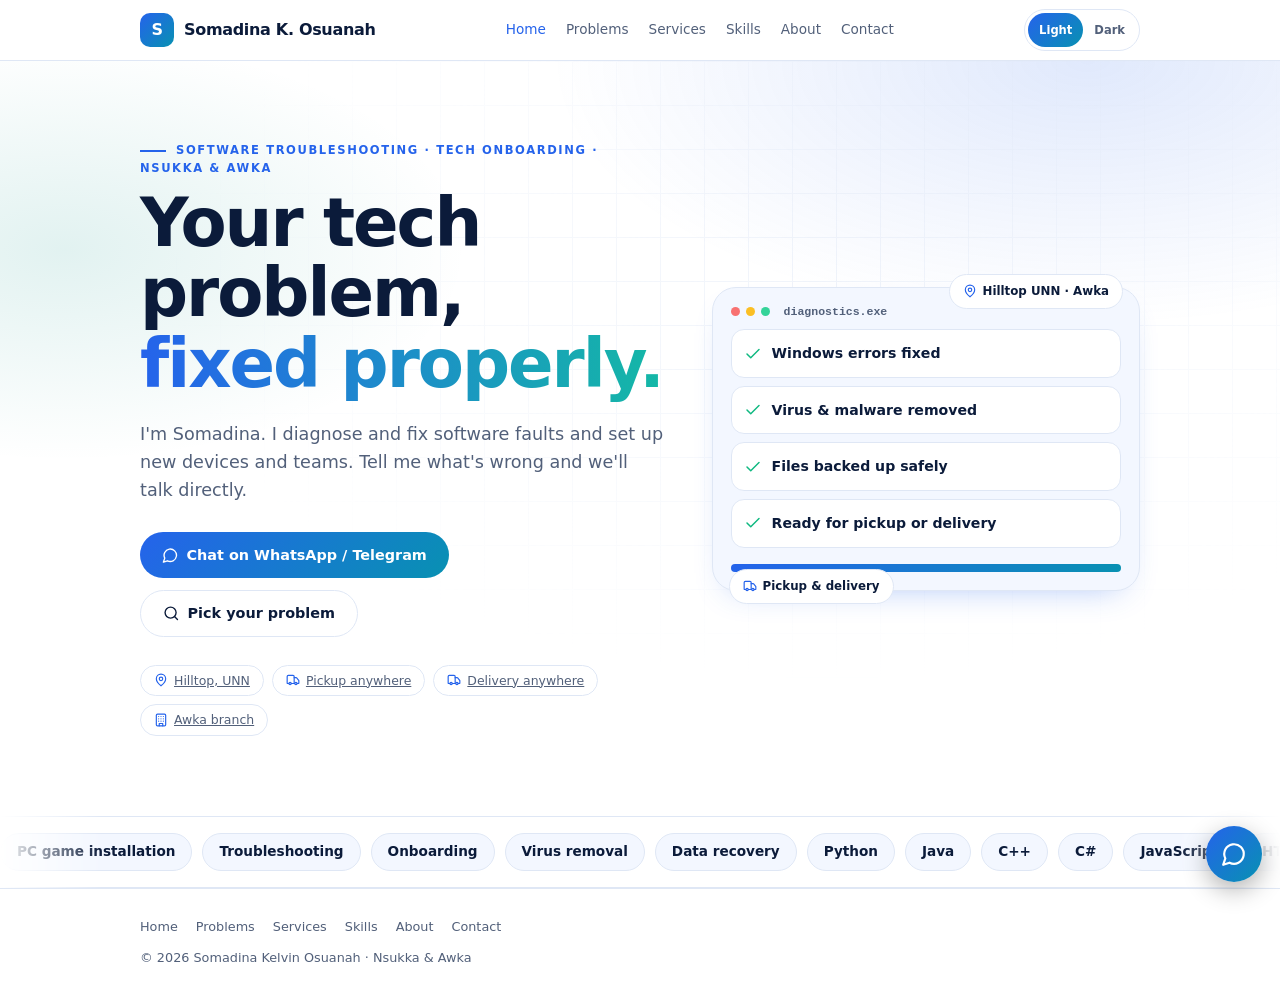
<file: index.html>
<!DOCTYPE html>
<html lang="en" data-theme="dark">
<head>
<meta charset="UTF-8">
<meta name="viewport" content="width=device-width, initial-scale=1, viewport-fit=cover">
<meta name="theme-color" content="#060b1a">
<title>Somadina Kelvin Osuanah | Software Troubleshooting &amp; Tech Onboarding</title>
<meta name="description" content="Software troubleshooting and tech onboarding in Nsukka and Awka. Chat on WhatsApp or Telegram.">
<script>
(function(d){d.className='js';try{if(sessionStorage.getItem('sk_seen'))d.className+=' seen'}catch(e){}var t='dark';try{t=localStorage.getItem('sk_theme')}catch(e){}if(t!=='light'&&t!=='dark')t=(window.matchMedia&&matchMedia('(prefers-color-scheme: light)').matches)?'light':'dark';d.dataset.theme=t})(document.documentElement)
</script>
<style>
:root{--r:22px;--f:system-ui,-apple-system,"Segoe UI",Roboto,"Helvetica Neue",Arial,sans-serif;--e:cubic-bezier(.22,.8,.3,1)}
[data-theme=light]{--bg:#fff;--fg:#0b1b3a;--muted:#52607a;--card:#f3f7ff;--line:#dfe7f5;--a:#2563eb;--tint:#e3edff;--btn:linear-gradient(135deg,#2563eb,#0891b2);--btn-fg:#fff;--sh:0 14px 34px -20px rgba(37,99,235,.45);--glow:radial-gradient(60% 50% at 85% 0%,rgba(37,99,235,.14),transparent 70%),radial-gradient(45% 40% at 5% 25%,rgba(13,148,136,.12),transparent 70%)}
[data-theme=dark]{--bg:#060b1a;--fg:#eaf0ff;--muted:#93a3c4;--card:#0e1630;--line:#1e2b4f;--a:#5b9bff;--tint:#13244d;--btn:linear-gradient(135deg,#3b82f6,#22d3ee);--btn-fg:#04122b;--sh:0 0 0 1px rgba(91,155,255,.07),0 18px 40px -22px rgba(59,130,246,.55);--glow:radial-gradient(60% 50% at 85% 0%,rgba(91,155,255,.28),transparent 70%),radial-gradient(45% 40% at 5% 25%,rgba(139,92,246,.2),transparent 70%)}
*{box-sizing:border-box;margin:0}
html{scroll-behavior:smooth}
body{font-family:var(--f);-webkit-text-size-adjust:100%;-webkit-tap-highlight-color:transparent;padding:env(safe-area-inset-top) env(safe-area-inset-right) env(safe-area-inset-bottom) env(safe-area-inset-left);background:var(--bg);color:var(--fg);line-height:1.6;transition:background .3s,color .3s}
a{color:inherit}
.wrap{max-width:1040px;margin:0 auto;padding:0 20px}
section{padding:72px 0}
h1{font-size:clamp(2.2rem,7vw,4.2rem);line-height:1.05;letter-spacing:-.03em;font-weight:800}
h2{font-size:clamp(1.6rem,4vw,2.3rem);letter-spacing:-.02em;font-weight:800;margin-bottom:8px}
.eyebrow{font-size:.72rem;letter-spacing:.14em;text-transform:uppercase;color:var(--a);font-weight:700;margin-bottom:10px}
.sub{color:var(--muted);max-width:560px}
header{position:sticky;top:0;z-index:20;background:var(--bg);border-bottom:1px solid var(--line)}
@media(min-width:900px) and (hover:hover){header{background:color-mix(in srgb,var(--bg) 85%,transparent);-webkit-backdrop-filter:blur(12px);backdrop-filter:blur(12px)}}
.bar{display:flex;align-items:center;justify-content:space-between;height:60px;gap:12px}
.brand{font-weight:800;text-decoration:none;letter-spacing:-.02em}
nav{display:flex;gap:20px;font-size:.85rem;color:var(--muted)}
nav a{text-decoration:none}nav a:hover{color:var(--fg)}
.themes{display:flex;border:1px solid var(--line);border-radius:99px;padding:3px}
.themes button{min-height:34px;border:0;background:none;color:var(--muted);font:600 .72rem var(--f);padding:6px 11px;border-radius:99px;cursor:pointer}
.themes button.on{background:var(--btn);color:var(--btn-fg)}
.btn{min-height:46px;display:inline-flex;align-items:center;justify-content:center;gap:8px;border:0;cursor:pointer;font:700 .9rem var(--f);padding:14px 22px;border-radius:99px;background:var(--btn);color:var(--btn-fg);text-decoration:none;transition:transform .15s}
.btn:hover{transform:translateY(-2px)}
.btn.ghost{background:none;color:var(--fg);border:1px solid var(--line)}
.hero{background:var(--glow);padding:80px 0 80px;position:relative;overflow:hidden}
.hero p{margin:20px 0 28px;font-size:1.1rem;color:var(--muted);max-width:560px}
.row{display:flex;flex-wrap:wrap;gap:12px}
.tags{display:flex;flex-wrap:wrap;gap:8px;margin-top:28px}
.tags span,.tags a{border:1px solid var(--line);border-radius:99px;padding:5px 13px;font-size:.78rem;color:var(--muted)}
.grid{display:grid;gap:14px;margin-top:32px}
.g4{grid-template-columns:repeat(auto-fill,minmax(230px,1fr))}
.g3{grid-template-columns:repeat(auto-fill,minmax(290px,1fr))}
.card{background:var(--card);border:1px solid var(--line);border-radius:var(--r);padding:22px;box-shadow:var(--sh);text-align:left;color:var(--fg);font:inherit}
button.card{cursor:pointer;transition:transform .15s,border-color .15s}
button.card:hover{transform:translateY(-3px);border-color:var(--fg)}
.card b{display:block;font-size:1rem;margin-bottom:4px}
.card small{color:var(--muted);font-size:.82rem}
.num{font-size:2.6rem;font-weight:800;line-height:1;margin-bottom:10px;display:block;color:transparent;-webkit-text-stroke:1.5px #f97316}
.card ul{list-style:none;padding:0;margin-top:12px;font-size:.85rem;color:var(--muted)}
.card li:before{content:"— "}
.band{background:linear-gradient(180deg,var(--card),var(--bg));border-top:1px solid var(--line)}
.contact{display:grid;gap:12px;margin-top:28px;max-width:420px}
footer{border-top:1px solid var(--line);padding:28px 0;font-size:.8rem;color:var(--muted)}
.fab{position:fixed;right:max(18px,env(safe-area-inset-right));bottom:max(18px,env(safe-area-inset-bottom));z-index:30;width:56px;height:56px;border-radius:50%;border:0;background:var(--btn);color:var(--btn-fg);font:800 .7rem var(--f);cursor:pointer;box-shadow:0 8px 24px rgba(0,0,0,.3)}
dialog{border:1px solid var(--line);border-radius:24px;background:var(--bg);color:var(--fg);padding:26px;width:min(440px,92vw)}
dialog::backdrop{background:rgba(0,0,0,.65)}
dialog label{display:block;font-size:.75rem;font-weight:600;color:var(--muted);margin:14px 0 6px}
dialog input,dialog select,dialog textarea{width:100%;padding:12px 14px;border-radius:12px;border:1px solid var(--line);background:var(--card);color:var(--fg);font:inherit;font-size:16px}
.two{display:grid;grid-template-columns:1fr 1fr;gap:10px;margin-top:20px}
#toast{position:fixed;left:50%;bottom:90px;transform:translate(-50%,20px);opacity:0;background:var(--fg);color:var(--bg);padding:12px 18px;border-radius:12px;font-size:.82rem;font-weight:600;transition:.3s;z-index:50;pointer-events:none;max-width:90vw;text-align:center}
#toast.show{opacity:1;transform:translate(-50%,0)}

.i{width:1.25em;height:1.25em;stroke:currentColor;fill:none;stroke-width:2;stroke-linecap:round;stroke-linejoin:round;flex:none}
.ico{width:46px;height:46px;border-radius:13px;border:0;background:var(--tint);color:var(--a);display:grid;place-items:center;margin-bottom:14px}
.ico .i{width:22px;height:22px}
.btn .i{width:1.15em;height:1.15em}
.fab .i{width:26px;height:26px}.fab{display:grid;place-items:center}
.tags span,.tags a{display:inline-flex;align-items:center;gap:6px}.tags .i{width:14px;height:14px;color:var(--a)}
.hl{background:linear-gradient(90deg,var(--a),#14b8a6);-webkit-background-clip:text;background-clip:text;color:transparent;-webkit-text-fill-color:transparent}
.chips{display:flex;flex-wrap:wrap;gap:8px;margin-top:14px}.chips span{border:1px solid var(--line);background:var(--bg);border-radius:99px;padding:5px 12px;font-size:.8rem}
.loc .i{color:var(--a)}
.g2{grid-template-columns:repeat(auto-fill,minmax(250px,1fr))}
.loc{display:flex;gap:10px;align-items:flex-start;color:var(--muted);font-size:.88rem;margin-top:14px;max-width:420px}.loc .i{margin-top:3px;color:var(--fg)}

.brand{display:flex;align-items:center;gap:10px}
.lg{font-style:normal;width:34px;height:34px;border-radius:10px;background:var(--btn);color:var(--btn-fg);display:grid;place-items:center}
.eyebrow:before{content:"";display:inline-block;width:26px;height:2px;background:var(--a);margin-right:10px;vertical-align:middle}
.hero:before{content:"";position:absolute;inset:0;opacity:.5;background-image:linear-gradient(var(--line) 1px,transparent 1px),linear-gradient(90deg,var(--line) 1px,transparent 1px);background-size:44px 44px;-webkit-mask-image:radial-gradient(70% 70% at 65% 30%,#000,transparent 75%);mask-image:radial-gradient(70% 70% at 65% 30%,#000,transparent 75%)}
.hg{position:relative;display:grid;gap:48px;align-items:center}
@media(min-width:900px){.hg{grid-template-columns:1.1fr .9fr}}
.dev{position:relative;background:var(--card);border:1px solid var(--line);border-radius:24px;padding:18px;box-shadow:var(--sh)}
.dh{display:flex;align-items:center;gap:6px;margin-bottom:12px;font:600 .72rem/1 ui-monospace,Menlo,Consolas,monospace;color:var(--muted)}
.dh i{width:9px;height:9px;border-radius:50%;background:#f87171}.dh i:nth-child(2){background:#fbbf24}.dh i:nth-child(3){background:#34d399}.dh span{margin-left:8px}
.dl{display:flex;gap:10px;align-items:center;padding:12px;border-radius:13px;background:var(--bg);border:1px solid var(--line);margin-top:8px;font-size:.88rem;font-weight:600}
.dl .i{color:#10b981;width:18px;height:18px}
.pb{height:8px;border-radius:9px;background:var(--tint);margin-top:16px;overflow:hidden}
.pb b{display:block;height:100%;background:var(--btn);transform-origin:left;animation:fill 3.4s var(--e) infinite}
.fl{position:absolute;display:flex;gap:6px;align-items:center;background:var(--bg);border:1px solid var(--line);box-shadow:var(--sh);border-radius:99px;padding:7px 13px;font-size:.74rem;font-weight:700;animation:float 4s ease-in-out infinite}
.fl .i{width:14px;height:14px;color:var(--a)}.f1{top:-14px;right:16px}.f2{bottom:-14px;left:16px;animation-delay:-2s}
.mq{overflow:hidden;padding:16px 0;border-block:1px solid var(--line);-webkit-mask-image:linear-gradient(90deg,transparent,#000 8%,#000 92%,transparent);mask-image:linear-gradient(90deg,transparent,#000 8%,#000 92%,transparent)}
.mq div{display:flex;gap:10px;width:max-content;animation:mq 32s linear infinite}
.mq a{text-decoration:none;color:var(--fg);border:1px solid var(--line);background:var(--card);border-radius:99px;padding:7px 16px;font-size:.85rem;font-weight:600;white-space:nowrap}
.feat{background:var(--btn);color:var(--btn-fg);border:0}.feat small,.feat ul{color:inherit;opacity:.9}.feat .ico{background:rgba(255,255,255,.22);color:inherit}
@media(min-width:760px){.span2{grid-column:span 2}}
button.card:hover,.card:hover{border-color:var(--a)}
.cg{display:grid;gap:32px;align-items:center}
@media(min-width:900px){.cg{grid-template-columns:1fr 1fr}}
.cta{display:grid;gap:12px;padding:26px;border-radius:26px;background:var(--btn);color:var(--btn-fg);box-shadow:var(--sh)}
.cta .btn{background:var(--bg);color:var(--fg)}.cta .btn.ghost{background:rgba(255,255,255,.16);color:inherit;border-color:rgba(255,255,255,.4)}
.js .dev,.js .dl{opacity:0}.go .dev{animation:rise .8s var(--e) .3s both}.go .dl{animation:rise .6s var(--e) both}
.dl:nth-child(2){animation-delay:.6s!important}.dl:nth-child(3){animation-delay:.8s!important}.dl:nth-child(4){animation-delay:1s!important}.dl:nth-child(5){animation-delay:1.2s!important}
@keyframes fill{0%{transform:scaleX(0)}70%,100%{transform:scaleX(1)}}
@keyframes float{50%{transform:translateY(-7px)}}
@keyframes mq{to{transform:translateX(-50%)}}

section{scroll-margin-top:64px}
body{overflow-x:clip}
nav a.on,.menu a.on{color:var(--a)}
.bg{width:44px;height:44px;display:grid;place-items:center;border:1px solid var(--line);border-radius:12px;background:var(--card);color:var(--fg);cursor:pointer}
.bg .i{width:22px;height:22px}
.menu{position:absolute;left:0;right:0;top:100%;background:var(--bg);border-bottom:1px solid var(--line);padding:6px 20px 20px;box-shadow:var(--sh);animation:drop .25s var(--e)}
.menu[hidden]{display:none}
.menu a{display:block;padding:14px 2px;border-bottom:1px solid var(--line);font-weight:600;text-decoration:none}
@keyframes drop{from{opacity:0;transform:translateY(-8px)}to{opacity:1;transform:none}}
.sub{margin-top:8px}
.g3{grid-template-columns:1fr}
@media(min-width:900px){.g3{grid-template-columns:repeat(3,1fr)}}
#problems{grid-template-columns:repeat(2,1fr);gap:12px}
#problems .card{padding:16px}#problems small{font-size:.76rem;display:block;line-height:1.4}#problems .ico{width:40px;height:40px;margin-bottom:10px}
@media(min-width:1000px){#problems{grid-template-columns:repeat(4,1fr)}#problems .card{padding:20px}}
#visit .g2{grid-template-columns:repeat(2,1fr);gap:12px}#visit .card{padding:16px}
@media(min-width:1000px){#visit .g2{grid-template-columns:repeat(4,1fr)}#visit .card{padding:22px}}
/* ---------- Loading + animations (transform/opacity only: smooth on budget phones) ---------- */
#loader{position:fixed;inset:0;z-index:100;display:grid;place-items:center;background:var(--bg);transition:opacity .45s var(--e),visibility .45s;animation:loaderFailsafe .01s 3.5s forwards}
#loader.done{opacity:0;visibility:hidden}
.mark{width:58px;height:58px;border-radius:16px;display:grid;place-items:center;font-weight:800;font-size:1.5rem;background:var(--btn);color:var(--btn-fg);animation:breathe 1.4s ease-in-out infinite}
.ring{position:absolute;width:92px;height:92px;border-radius:50%;border:2px solid var(--line);border-top-color:var(--a);animation:spin .9s linear infinite}
.lwrap{position:relative;display:grid;place-items:center;width:92px;height:92px}
@keyframes spin{to{transform:rotate(360deg)}}
@keyframes breathe{50%{transform:scale(.9);opacity:.8}}
@keyframes loaderFailsafe{to{opacity:0;visibility:hidden}}
@keyframes rise{from{opacity:0;transform:translateY(22px)}to{opacity:1;transform:none}}
@keyframes pop{from{opacity:0;transform:translateY(16px) scale(.97)}to{opacity:1;transform:none}}
@keyframes fade{from{opacity:0}to{opacity:1}}
.js .hero .eyebrow,.js .hero h1,.js .hero p,.js .hero .row,.js .hero .tags{opacity:0}
.go .hero .eyebrow,.go .hero h1,.go .hero p,.go .hero .row,.go .hero .tags{animation:rise .7s var(--e) both}
.go .hero h1{animation-delay:.08s}.go .hero p{animation-delay:.16s}.go .hero .row{animation-delay:.24s}.go .hero .tags{animation-delay:.32s}
.js .rv{opacity:0;transform:translateY(24px);transition:opacity .6s var(--e),transform .6s var(--e);transition-delay:var(--d,0s)}
.js .rv.in{opacity:1;transform:none}
dialog[open]{animation:pop .3s var(--e)}
dialog[open]::backdrop{animation:fade .3s ease}
.btn:active,button.card:active{transform:scale(.97)}
section:not(.hero){content-visibility:auto;contain-intrinsic-size:auto 520px}
@media(prefers-reduced-motion:reduce){*,*:before,*:after{animation-duration:.01ms!important;animation-delay:0s!important;transition-duration:.01ms!important;scroll-behavior:auto!important}.js .rv,.js .hero *,.js .dl{opacity:1!important;transform:none!important}}
@media(min-width:1000px){nav{display:flex}.bg,.menu{display:none!important}.themes{margin-left:0}}
@media(max-width:999px){nav{display:none}.themes{margin-left:auto}}
@media(max-width:480px){.brand span{display:none}section{padding:56px 0}footer{padding-bottom:96px}}

.seen #loader{display:none}
.ph{padding:56px 0 44px!important}.ph h1{font-size:clamp(2rem,6vw,3rem)}.ph .sub{margin:14px 0 0}
a.card{display:block;text-decoration:none}
.fl2{display:flex;flex-wrap:wrap;gap:6px 18px;margin-bottom:10px}.fl2 a{text-decoration:none}.fl2 a:hover{color:var(--fg)}
.pg{display:none;min-height:70vh}.pg.act{display:block}html:not(.js) .pg{display:block}
.ask{display:flex;align-items:center;gap:6px;margin-top:16px;font-size:.8rem;font-weight:700;color:var(--a)}.feat .ask{color:inherit}.ask .i{width:14px;height:14px}
.end{padding:0 0 64px!important;text-align:center}
#services .g3{grid-template-columns:1fr}@media(min-width:720px){#services .g3{grid-template-columns:repeat(2,1fr)}}
#problems .card:last-child:nth-child(odd){grid-column:1/-1}
@media(min-width:1000px){#problems{grid-template-columns:repeat(3,1fr)!important}#problems .card:last-child:nth-child(odd){grid-column:auto}}
.tags a:hover,.mq a:hover{border-color:var(--a)}
.mq:hover div,.mq:active div{animation-play-state:paused}
</style>
</head>
<body>
<div id="loader" aria-hidden="true"><div class="lwrap"><div class="ring"></div><div class="mark">S</div></div></div>
<svg width="0" height="0" style="position:absolute" aria-hidden="true"><defs>
<symbol id="laptop" viewBox="0 0 24 24"><rect x="3" y="4" width="18" height="12" rx="2"/><path d="M2 20h20"/></symbol>
<symbol id="gauge" viewBox="0 0 24 24"><path d="m12 14 4-4"/><path d="M3.34 19a10 10 0 1 1 17.32 0"/></symbol>
<symbol id="shield" viewBox="0 0 24 24"><path d="M20 13c0 5-3.5 7.5-7.66 8.95a1 1 0 0 1-.67-.01C7.5 20.5 4 18 4 13V6a1 1 0 0 1 1-1c2 0 4.5-1.2 6.24-2.72a1.17 1.17 0 0 1 1.52 0C14.51 3.81 17 5 19 5a1 1 0 0 1 1 1z"/></symbol>
<symbol id="app" viewBox="0 0 24 24"><rect x="2" y="4" width="20" height="16" rx="2"/><path d="M2 8h20M6 4v4M10 4v4"/></symbol>
<symbol id="users" viewBox="0 0 24 24"><path d="M16 21v-2a4 4 0 0 0-4-4H6a4 4 0 0 0-4 4v2"/><circle cx="9" cy="7" r="4"/><path d="M22 21v-2a4 4 0 0 0-3-3.87M16 3.13a4 4 0 0 1 0 7.75"/></symbol>
<symbol id="drive" viewBox="0 0 24 24"><path d="M22 12H2"/><path d="M5.45 5.11 2 12v6a2 2 0 0 0 2 2h16a2 2 0 0 0 2-2v-6l-3.45-6.89A2 2 0 0 0 16.76 4H7.24a2 2 0 0 0-1.79 1.11z"/><path d="M6 16h.01M10 16h.01"/></symbol>
<symbol id="chat" viewBox="0 0 24 24"><path d="M7.9 20A9 9 0 1 0 4 16.1L2 22Z"/></symbol>
<symbol id="send" viewBox="0 0 24 24"><path d="m22 2-7 20-4-9-9-4Z"/><path d="M22 2 11 13"/></symbol>
<symbol id="phone" viewBox="0 0 24 24"><path d="M22 16.92v3a2 2 0 0 1-2.18 2 19.79 19.79 0 0 1-8.63-3.07 19.5 19.5 0 0 1-6-6 19.79 19.79 0 0 1-3.07-8.67A2 2 0 0 1 4.11 2h3a2 2 0 0 1 2 1.72c.13.96.36 1.9.7 2.81a2 2 0 0 1-.45 2.11L8.09 9.91a16 16 0 0 0 6 6l1.27-1.27a2 2 0 0 1 2.11-.45c.91.34 1.85.57 2.81.7A2 2 0 0 1 22 16.92z"/></symbol>
<symbol id="mail" viewBox="0 0 24 24"><rect x="2" y="4" width="20" height="16" rx="2"/><path d="m22 7-8.97 5.7a1.94 1.94 0 0 1-2.06 0L2 7"/></symbol>
<symbol id="pin" viewBox="0 0 24 24"><path d="M20 10c0 6-8 12-8 12s-8-6-8-12a8 8 0 0 1 16 0Z"/><circle cx="12" cy="10" r="3"/></symbol>
<symbol id="truck" viewBox="0 0 24 24"><path d="M14 18V6a2 2 0 0 0-2-2H4a2 2 0 0 0-2 2v11a1 1 0 0 0 1 1h2M15 18H9"/><path d="M19 18h2a1 1 0 0 0 1-1v-3.65a1 1 0 0 0-.22-.62l-3.48-4.35A1 1 0 0 0 17.52 8H14"/><circle cx="17" cy="18" r="2"/><circle cx="7" cy="18" r="2"/></symbol>
<symbol id="building" viewBox="0 0 24 24"><rect x="4" y="2" width="16" height="20" rx="2"/><path d="M9 22v-4h6v4M8 6h.01M12 6h.01M16 6h.01M8 10h.01M12 10h.01M16 10h.01M8 14h.01M12 14h.01M16 14h.01"/></symbol>
<symbol id="door" viewBox="0 0 24 24"><path d="M13 4h3a2 2 0 0 1 2 2v14M2 20h3M13 20h9"/><path d="M10 12v.01"/><path d="M13 4.562v16.157a1 1 0 0 1-1.242.97L5 20V5.562a2 2 0 0 1 1.515-1.94l4-1A2 2 0 0 1 13 4.561Z"/></symbol>
<symbol id="search" viewBox="0 0 24 24"><circle cx="11" cy="11" r="8"/><path d="m21 21-4.3-4.3"/></symbol>
<symbol id="check" viewBox="0 0 24 24"><path d="M20 6 9 17l-5-5"/></symbol>
<symbol id="code" viewBox="0 0 24 24"><path d="m16 18 6-6-6-6M8 6l-6 6 6 6"/></symbol>
<symbol id="burger" viewBox="0 0 24 24"><path d="M4 6h16M4 12h16M4 18h16"/></symbol>
<symbol id="x" viewBox="0 0 24 24"><path d="M18 6 6 18M6 6l12 12"/></symbol>
<symbol id="game" viewBox="0 0 24 24"><path d="M6 11h4M8 9v4M15 12h.01M18 10h.01"/><path d="M17.32 5H6.68a4 4 0 0 0-3.98 3.59C2.6 9.42 2 14.46 2 16a3 3 0 0 0 3 3c1 0 1.5-.5 2-1l1.41-1.41A2 2 0 0 1 9.83 16h4.34a2 2 0 0 1 1.41.59L17 18c.5.5 1 1 2 1a3 3 0 0 0 3-3c0-1.55-.6-6.58-.69-7.26A4 4 0 0 0 17.32 5z"/></symbol>
<symbol id="cap" viewBox="0 0 24 24"><path d="M21.42 10.92a1 1 0 0 0-.02-1.84L12.83 5.18a2 2 0 0 0-1.66 0L2.6 9.08a1 1 0 0 0 0 1.83l8.58 3.91a2 2 0 0 0 1.66 0z"/><path d="M22 10v6M6 12.5V16a6 3 0 0 0 12 0v-3.5"/></symbol>
</defs></svg>
<header><div class="wrap bar">
  <a class="brand" href="#/"><i class="lg">S</i><span>Somadina K. Osuanah</span></a>
  <nav><a href="#/" data-p="index">Home</a><a href="#/problems" data-p="problems">Problems</a><a href="#/services" data-p="services">Services</a><a href="#/skills" data-p="skills">Skills</a><a href="#/about" data-p="about">About</a><a href="#/contact" data-p="contact">Contact</a></nav>
  <div class="themes" role="group" aria-label="Theme"><button data-t="light">Light</button><button data-t="dark">Dark</button></div>
  <button class="bg" id="bg" aria-label="Menu" aria-expanded="false" aria-controls="menu"><svg class="i"><use href="#burger"/></svg></button>
</div>
<div class="menu" id="menu" hidden><a href="#/" data-p="index">Home</a><a href="#/problems" data-p="problems">Problems</a><a href="#/services" data-p="services">Services</a><a href="#/skills" data-p="skills">Skills</a><a href="#/about" data-p="about">About</a><a href="#/contact" data-p="contact">Contact</a><button class="btn" style="width:100%;margin-top:14px" onclick="openChat('')"><svg class="i" aria-hidden="true"><use href="#chat"/></svg> Chat now</button></div></header>
<main id="top">
<div class="pg" id="pg-index">
<section class="hero"><div class="wrap hg"><div>
  <div class="eyebrow">Software troubleshooting · Tech onboarding · Nsukka &amp; Awka</div>
  <h1>Your tech problem,<br><span class="hl">fixed properly.</span></h1>
  <p>I'm Somadina. I diagnose and fix software faults and set up new devices and teams. Tell me what's wrong and we'll talk directly.</p>
  <div class="row">
    <button class="btn" onclick="openChat('')"><svg class="i" aria-hidden="true"><use href="#chat"/></svg> Chat on WhatsApp / Telegram</button>
    <a class="btn ghost" href="#/problems"><svg class="i" aria-hidden="true"><use href="#search"/></svg> Pick your problem</a>
  </div>
  <div class="tags"><a href="#/contact"><svg class="i" aria-hidden="true"><use href="#pin"/></svg> Hilltop, UNN</a><a href="#/contact"><svg class="i" aria-hidden="true"><use href="#truck"/></svg> Pickup anywhere</a><a href="#/contact"><svg class="i" aria-hidden="true"><use href="#truck"/></svg> Delivery anywhere</a><a href="#/contact"><svg class="i" aria-hidden="true"><use href="#building"/></svg> Awka branch</a></div>
</div>
  <div class="dev" aria-hidden="true">
    <div class="dh"><i></i><i></i><i></i><span>diagnostics.exe</span></div>
    <div class="dl"><svg class="i" aria-hidden="true"><use href="#check"/></svg> Windows errors fixed</div>
    <div class="dl"><svg class="i" aria-hidden="true"><use href="#check"/></svg> Virus &amp; malware removed</div>
    <div class="dl"><svg class="i" aria-hidden="true"><use href="#check"/></svg> Files backed up safely</div>
    <div class="dl"><svg class="i" aria-hidden="true"><use href="#check"/></svg> Ready for pickup or delivery</div>
    <div class="pb"><b></b></div>
    <div class="fl f1"><svg class="i" aria-hidden="true"><use href="#pin"/></svg> Hilltop UNN · Awka</div>
    <div class="fl f2"><svg class="i" aria-hidden="true"><use href="#truck"/></svg> Pickup &amp; delivery</div>
  </div>
</div></section>

<div class="mq"><div id="mq"></div></div>
</div>
<div class="pg" id="pg-problems">
<section id="problem"><div class="wrap">
  <div class="eyebrow">Step 1</div><h2>What's the problem?</h2>
  <p class="sub">Tap the one closest to yours. A chat opens with your message already written.</p>
  <div class="grid g4" id="problems"></div>
</div></section>
</div>
<div class="pg" id="pg-services">
<section id="services"><div class="wrap">
  <div class="eyebrow">What I do</div><h2>Services</h2>
  <p class="sub">Tap a service to message me about it.</p>
  <div class="grid g3">
    <button class="card feat" onclick="openChat('Software or app not working')"><div class="ico"><svg class="i" aria-hidden="true"><use href="#shield"/></svg></div><b>Software Troubleshooting</b><small>Find the cause, not just the symptom.</small><ul><li>Windows repair and reinstall</li><li>Virus and malware removal</li><li>Slow, crashing or boot issues</li></ul><span class="ask">Ask about this <svg class="i" aria-hidden="true"><use href="#send"/></svg></span></button>
    <button class="card" onclick="openChat('New laptop or staff onboarding')"><div class="ico"><svg class="i" aria-hidden="true"><use href="#users"/></svg></div><b>Onboarding &amp; Support</b><small>New device or new team, ready to use.</small><ul><li>New laptop setup</li><li>Staff accounts and software</li><li>Remote and on-site help</li></ul><span class="ask">Ask about this <svg class="i" aria-hidden="true"><use href="#send"/></svg></span></button>
    <button class="card" onclick="openChat('PC game installation')"><div class="ico"><svg class="i" aria-hidden="true"><use href="#game"/></svg></div><b>PC Games Installation</b><small>Get your games installed and running.</small><ul><li>Steam, Epic and other launchers</li><li>Game installs and updates</li><li>Checking your PC can run them</li></ul><span class="ask">Ask about this <svg class="i" aria-hidden="true"><use href="#send"/></svg></span></button>
    <button class="card" onclick="openChat('Data backup or recovery')"><div class="ico"><svg class="i" aria-hidden="true"><use href="#drive"/></svg></div><b>Data Backup &amp; Recovery</b><small>Keep your files safe and get them back.</small><ul><li>Backup before a reinstall</li><li>File recovery help</li><li>Cloud storage setup</li></ul><span class="ask">Ask about this <svg class="i" aria-hidden="true"><use href="#send"/></svg></span></button>
  </div>
</div></section>

<section><div class="wrap">
  <div class="eyebrow">Process</div><h2>How it works</h2>
  <div class="grid g3">
    <div class="card"><div class="ico"><svg class="i" aria-hidden="true"><use href="#search"/></svg></div><span class="num">01</span><b>Pick your problem</b><small>Choose it above, add a few details.</small></div>
    <div class="card"><div class="ico"><svg class="i" aria-hidden="true"><use href="#chat"/></svg></div><span class="num">02</span><b>Chat with me</b><small>WhatsApp or Telegram. I confirm the fault and the rate.</small></div>
    <div class="card"><div class="ico"><svg class="i" aria-hidden="true"><use href="#check"/></svg></div><span class="num">03</span><b>Get it fixed</b><small>Remote where possible, hands-on where needed.</small></div>
  </div>
</div></section>

<section class="end"><div class="wrap"><button class="btn" onclick="openChat('')"><svg class="i" aria-hidden="true"><use href="#chat"/></svg> Chat on WhatsApp / Telegram</button></div></section>
</div>
<div class="pg" id="pg-skills">
<section id="skills"><div class="wrap">
  <div class="eyebrow">Skills</div><h2>What I can do for you</h2>
  <p class="sub">Hands-on technical skills, from fixing devices to explaining the fix in plain language.</p>
  <div class="grid g3">
        <div class="card"><div class="ico"><svg class="i" aria-hidden="true"><use href="#shield"/></svg></div><b>Software &amp; Troubleshooting</b><div class="chips"><span>Software installation</span><span>PC game installation</span><span>Troubleshooting</span><span>Windows repair</span><span>Virus &amp; malware removal</span></div></div>
    <div class="card"><div class="ico"><svg class="i" aria-hidden="true"><use href="#users"/></svg></div><b>Onboarding &amp; Support</b><div class="chips"><span>Device &amp; software setup</span><span>Staff onboarding</span><span>Clear explanations for non-technical users</span><span>Remote &amp; on-site help</span></div></div>
    <div class="card"><div class="ico"><svg class="i" aria-hidden="true"><use href="#code"/></svg></div><b>Programming &amp; Web</b><div class="chips"><span>Python</span><span>Java</span><span>C++</span><span>C#</span><span>JavaScript</span><span>HTML</span><span>CSS</span><span>MySQL</span><span>Vercel deployment</span></div></div>
  </div>
</div></section>

<section class="end"><div class="wrap"><button class="btn" onclick="openChat('')"><svg class="i" aria-hidden="true"><use href="#chat"/></svg> Chat on WhatsApp / Telegram</button></div></section>
</div>
<div class="pg" id="pg-about">
<section id="about" class="band"><div class="wrap">
  <div class="eyebrow">About</div><div class="ico"><svg class="i" aria-hidden="true"><use href="#cap"/></svg></div><h2>Somadina Kelvin Osuanah</h2>
  <p class="sub">300-level Computer and Robotics Education student at the University of Nigeria, Nsukka. Self-taught across Python, Java, C++, C# and JavaScript, and experienced in solving real technical problems for real users. I fix the issue, then explain it clearly.</p>
</div></section>

<section id="work"><div class="wrap">
  <div class="eyebrow">Work</div><h2>Featured project</h2>
  <div class="grid"><div class="card"><b>UNN Computer &amp; Robotics Education Portal</b>
    <small>Department website with academic information, updates and resources. Built with HTML, Tailwind CSS and JavaScript.</small><br><br>
    <a class="btn ghost" href="https://computer-and-robotics-education.vercel.app" target="_blank" rel="noopener">View live site</a></div></div>
</div></section>

<section class="end"><div class="wrap"><button class="btn" onclick="openChat('')"><svg class="i" aria-hidden="true"><use href="#chat"/></svg> Chat on WhatsApp / Telegram</button></div></section>
</div>
<div class="pg" id="pg-contact">
<section id="contact" class="band"><div class="wrap cg">
  <div><div class="eyebrow">Contact</div><h2>Ready to get it fixed?</h2><p class="sub">Same number for calls and WhatsApp. Telegram: @Rhomell0. Mon–Sat, 8:00 AM – 6:00 PM.</p><div class="loc"><svg class="i" aria-hidden="true"><use href="#pin"/></svg><span>Hilltop, UNN, Nsukka. Branch in Awka, Anambra. Pickup and delivery anywhere (delivery charges apply).</span></div></div>
  <div class="cta">
    <button class="btn" onclick="openChat('')"><svg class="i" aria-hidden="true"><use href="#chat"/></svg> WhatsApp</button>
    <button class="btn ghost" onclick="openChat('','telegram')"><svg class="i" aria-hidden="true"><use href="#send"/></svg> Telegram</button>
    <a class="btn ghost call" href="#"><svg class="i" aria-hidden="true"><use href="#phone"/></svg> Call +234 802 617 9274</a>
    <a class="btn ghost" href="mailto:somadinaosuanah6@gmail.com"><svg class="i" aria-hidden="true"><use href="#mail"/></svg> somadinaosuanah6@gmail.com</a>
  </div>
</div></section>

<section id="visit" class="band"><div class="wrap">
  <div class="eyebrow">Visit, pickup or delivery</div><h2>Get it to me, or I come to you</h2>
  <p class="sub">Pick whichever is easiest. Pickup and delivery are available anywhere.</p>
  <div class="grid g2">
    <div class="card"><div class="ico"><svg class="i" aria-hidden="true"><use href="#door"/></svg></div><b>Walk in</b><small>Hilltop, University of Nigeria, Nsukka (UNN).</small></div>
    <div class="card"><div class="ico"><svg class="i" aria-hidden="true"><use href="#truck"/></svg></div><b>Pickup anywhere</b><small>I come and collect your device from wherever you are.</small></div>
    <div class="card"><div class="ico"><svg class="i" aria-hidden="true"><use href="#truck"/></svg></div><b>Delivery anywhere</b><small>Repaired device brought back to you. Delivery charges apply.</small></div>
    <div class="card"><div class="ico"><svg class="i" aria-hidden="true"><use href="#building"/></svg></div><b>Awka branch</b><small>Also available in Awka, Anambra State.</small></div>
  </div>
</div></section>
</div>
</main>
<footer><div class="wrap"><div class="fl2"><a href="#/" data-p="index">Home</a><a href="#/problems" data-p="problems">Problems</a><a href="#/services" data-p="services">Services</a><a href="#/skills" data-p="skills">Skills</a><a href="#/about" data-p="about">About</a><a href="#/contact" data-p="contact">Contact</a></div>© 2026 Somadina Kelvin Osuanah · Nsukka &amp; Awka</div></footer>
<button class="fab" onclick="openChat('')" aria-label="Chat"><svg class="i" aria-hidden="true"><use href="#chat"/></svg></button>
<dialog id="dlg">
  <h3 style="font-size:1.2rem">Message Somadina</h3>
  <label for="svc">Problem</label><select id="svc"></select>
  <label for="nm">Your name (optional)</label><input id="nm">
  <label for="dt">Details (optional)</label><textarea id="dt" rows="3" placeholder="e.g. HP laptop, black screen after logo"></textarea>
  <div class="two">
    <button class="btn" onclick="send('whatsapp')"><svg class="i" aria-hidden="true"><use href="#chat"/></svg> WhatsApp</button>
    <button class="btn ghost" onclick="send('telegram')"><svg class="i" aria-hidden="true"><use href="#send"/></svg> Telegram</button>
  </div>
  <button class="btn ghost" style="width:100%;margin-top:10px;border:0" onclick="dlg.close()">Cancel</button>
</dialog>
<div id="toast"></div>
<script>

/* EDIT HERE: number in international format (digits only); Telegram @username without "@" */
const CONFIG={whatsappNumber:'2348026179274',telegramUsername:'Rhomell0'};
const PROBLEMS=[
 ['Slow, crashing or stuck on boot','Windows errors and freezes','gauge'],
 ['Windows install or repair','Reinstall, reset or fix Windows','laptop'],
 ['Virus or malware','Pop-ups, hijacked browser, ransomware','shield'],
 ['Software or app not working','Installs, licences, errors','app'],
 ['New laptop or staff onboarding','Setup for you or your team','users'],
 ['Data backup or recovery','Save or retrieve your files','drive'],
 ['PC game installation','Install and set up games on your PC','game'],
 ['Pickup or delivery request','Book a collection or drop-off','truck'],
 ['Others','Not sure yet? Just ask','chat']
];
const SK=['PC game installation','Troubleshooting','Onboarding','Virus removal','Data recovery','Python','Java','C++','C#','JavaScript','HTML','CSS','MySQL','Vercel'];
const $=id=>document.getElementById(id),dlg=$('dlg');
if($('problems'))$('problems').innerHTML=PROBLEMS.map(([t,s,ic],i)=>`<button class="card" onclick="openChat('${t}')"><div class="ico"><svg class="i" aria-hidden="true"><use href="#${ic}"/></svg></div><b>${t}</b><small>${s}</small></button>`).join('');
$('svc').innerHTML=PROBLEMS.map(([t])=>`<option>${t}</option>`).join('');
if($('mq'))(h=>$('mq').innerHTML=h+h)(SK.map(x=>`<a href="#/skills">${x}</a>`).join(''));
document.querySelectorAll('.call').forEach(a=>a.href='tel:+'+CONFIG.whatsappNumber);

function openChat(p){if(p)$('svc').value=p;dlg.showModal()}
function toast(m){const t=$('toast');t.textContent=m;t.classList.add('show');setTimeout(()=>t.classList.remove('show'),4500)}
function copy(t){try{navigator.clipboard.writeText(t)}catch(e){const a=document.createElement('textarea');a.value=t;document.body.appendChild(a);a.select();document.execCommand('copy');a.remove()}}
function send(ch){
 const n=$('nm').value.trim(),d=$('dt').value.trim();
 const msg=`Hello Somadina, ${n?'my name is '+n+'. ':''}I found you through your website.\n\nProblem: ${$('svc').value}${d?'\nDetails: '+d:''}\n\nPlease let me know how we can fix this.`;
 dlg.close();
 if(ch==='whatsapp'){window.open(`https://wa.me/${CONFIG.whatsappNumber}?text=${encodeURIComponent(msg)}`,'_blank','noopener')}
 else{copy(msg);const u=CONFIG.telegramUsername.includes('YOUR_')?`https://t.me/+${CONFIG.whatsappNumber}`:`https://t.me/${CONFIG.telegramUsername}`;
  window.open(u,'_blank','noopener');toast('Message copied. Paste it in the Telegram chat and send.')}
}
function setTheme(t){document.documentElement.dataset.theme=t;document.querySelector('meta[name=theme-color]').content=t==='light'?'#ffffff':'#060b1a';document.querySelectorAll('.themes button').forEach(b=>b.classList.toggle('on',b.dataset.t===t));try{localStorage.setItem('sk_theme',t)}catch(e){}}
document.querySelectorAll('.themes button').forEach(b=>b.onclick=()=>setTheme(b.dataset.t));
setTheme(document.documentElement.dataset.theme);
/* Mobile menu + active link highlight */
const mn=$('menu'),bg=$('bg');
function menu(o){mn.hidden=!o;bg.setAttribute('aria-expanded',o);bg.querySelector('use').setAttribute('href',o?'#x':'#burger')}
bg.onclick=()=>menu(mn.hidden);
mn.onclick=e=>{if(e.target.closest('a,button'))menu(false)};
document.addEventListener('keydown',e=>{if(e.key==='Escape')menu(false)});
document.addEventListener('click',e=>{if(!mn.hidden&&!e.target.closest('header'))menu(false)});


/* Loader hides on DOM ready (never waits for images/fonts): short minimum so it feels intentional, hard cap for slow nets */
const t0=performance.now(),root=document.documentElement;
function start(){
 try{sessionStorage.setItem('sk_seen','1')}catch(e){}
 const ld=$('loader');ld.classList.add('done');root.classList.add('go');
 setTimeout(()=>ld.remove(),600);
 const els=document.querySelectorAll('.eyebrow:not(.hero .eyebrow),section:not(.hero) h2,.sub,section:not(.hero) .card,.cta');
 els.forEach(e=>e.classList.add('rv'));
 document.querySelectorAll('.grid').forEach(g=>[...g.children].forEach((c,i)=>c.style.setProperty('--d',Math.min(i,6)*.07+'s')));
 if(!('IntersectionObserver' in window)){els.forEach(e=>e.classList.add('in'));return}
 const io=window.__io=new IntersectionObserver(es=>es.forEach(x=>{if(x.isIntersecting){x.target.classList.add('in');io.unobserve(x.target)}}),{rootMargin:'0px 0px -8% 0px'});
 els.forEach(e=>io.observe(e));
}
setTimeout(start,root.classList.contains('seen')?0:Math.max(0,600-(performance.now()-t0)));

/* Page router: one file, four pages (#/ , #/services , #/about , #/contact) */
const TITLES={index:'Somadina Kelvin Osuanah | Software Troubleshooting & Tech Onboarding',problems:'Pick Your Problem | Somadina Kelvin Osuanah',skills:'Skills | Somadina Kelvin Osuanah',services:'Services | Somadina Kelvin Osuanah',about:'About & Skills | Somadina Kelvin Osuanah',contact:'Contact | Somadina Kelvin Osuanah'};
function route(){
 const h=location.hash;if(h&&h.indexOf('#/')!==0)return;
 const k=h.replace(/^#\/?/,'').replace(/\/$/,'');const id=TITLES[k]?k:'index';
 document.querySelectorAll('.pg').forEach(p=>p.classList.toggle('act',p.id==='pg-'+id));
 document.querySelectorAll('nav a,#menu a,.fl2 a').forEach(a=>a.classList.toggle('on',a.dataset.p===id));
 document.title=TITLES[id];
 window.scrollTo({top:0,behavior:'instant'});
 if(window.__io)document.getElementById('pg-'+id).querySelectorAll('.rv').forEach(e=>{e.classList.remove('in');window.__io.observe(e)});
}
addEventListener('hashchange',route);route();

</script>
</body>
</html>
</file>
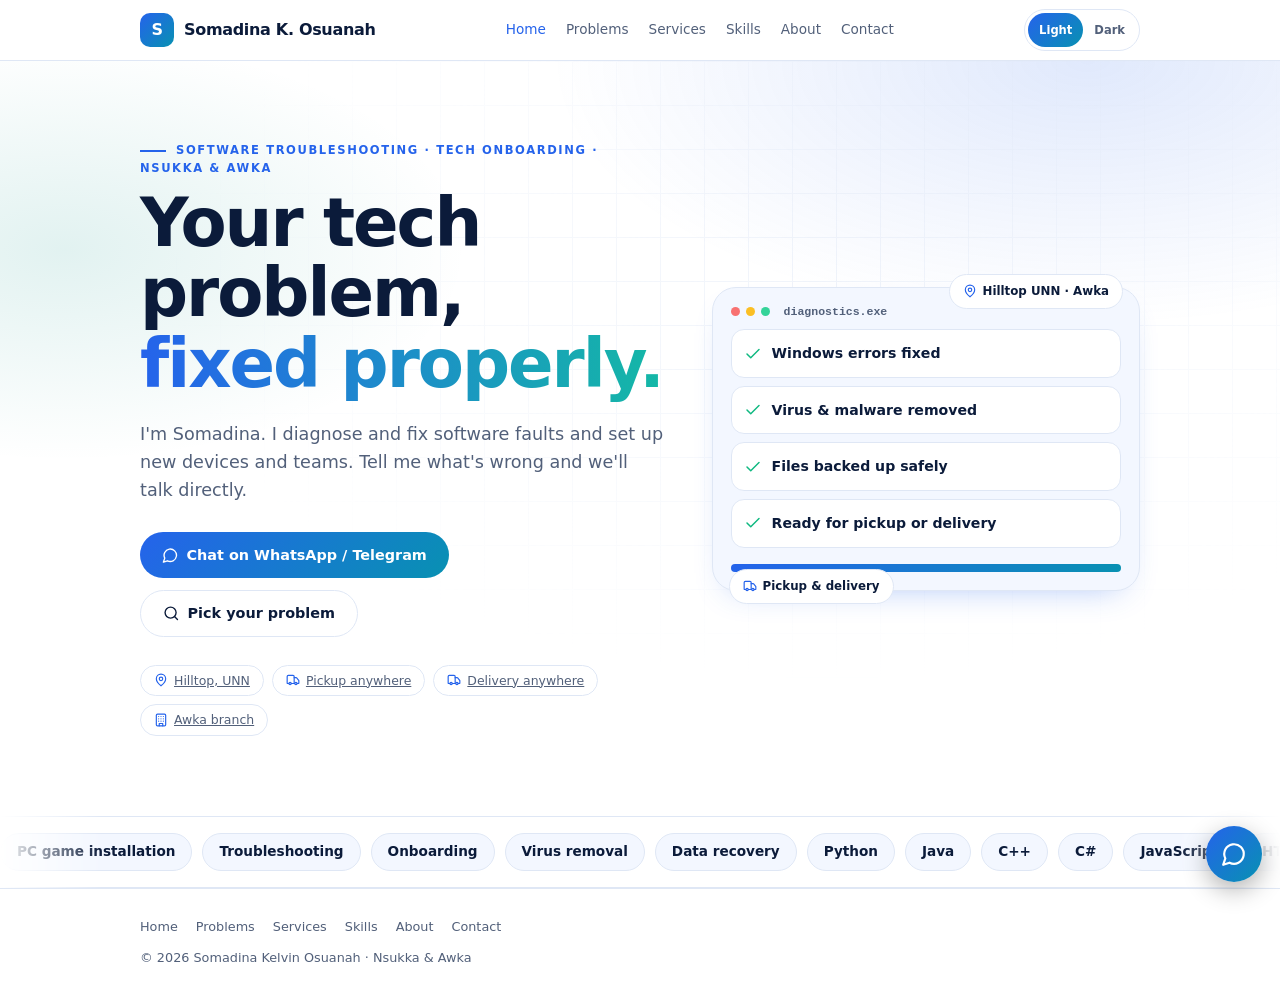
<file: index-1.html>
<!DOCTYPE html>
<html lang="en" data-theme="dark">
<head>
<meta charset="UTF-8">
<meta name="viewport" content="width=device-width, initial-scale=1, viewport-fit=cover">
<meta name="theme-color" content="#060b1a">
<title>Somadina Kelvin Osuanah | Software Troubleshooting &amp; Tech Onboarding</title>
<meta name="description" content="Software troubleshooting and tech onboarding in Nsukka and Awka. Chat on WhatsApp or Telegram.">
<script>
(function(d){d.className='js';try{if(sessionStorage.getItem('sk_seen'))d.className+=' seen'}catch(e){}var t='dark';try{t=localStorage.getItem('sk_theme')}catch(e){}if(t!=='light'&&t!=='dark')t=(window.matchMedia&&matchMedia('(prefers-color-scheme: light)').matches)?'light':'dark';d.dataset.theme=t})(document.documentElement)
</script>
<style>
:root{--r:22px;--f:system-ui,-apple-system,"Segoe UI",Roboto,"Helvetica Neue",Arial,sans-serif;--e:cubic-bezier(.22,.8,.3,1)}
[data-theme=light]{--bg:#fff;--fg:#0b1b3a;--muted:#52607a;--card:#f3f7ff;--line:#dfe7f5;--a:#2563eb;--tint:#e3edff;--btn:linear-gradient(135deg,#2563eb,#0891b2);--btn-fg:#fff;--sh:0 14px 34px -20px rgba(37,99,235,.45);--glow:radial-gradient(60% 50% at 85% 0%,rgba(37,99,235,.14),transparent 70%),radial-gradient(45% 40% at 5% 25%,rgba(13,148,136,.12),transparent 70%)}
[data-theme=dark]{--bg:#060b1a;--fg:#eaf0ff;--muted:#93a3c4;--card:#0e1630;--line:#1e2b4f;--a:#5b9bff;--tint:#13244d;--btn:linear-gradient(135deg,#3b82f6,#22d3ee);--btn-fg:#04122b;--sh:0 0 0 1px rgba(91,155,255,.07),0 18px 40px -22px rgba(59,130,246,.55);--glow:radial-gradient(60% 50% at 85% 0%,rgba(91,155,255,.28),transparent 70%),radial-gradient(45% 40% at 5% 25%,rgba(139,92,246,.2),transparent 70%)}
*{box-sizing:border-box;margin:0}
html{scroll-behavior:smooth}
body{font-family:var(--f);-webkit-text-size-adjust:100%;-webkit-tap-highlight-color:transparent;padding:env(safe-area-inset-top) env(safe-area-inset-right) env(safe-area-inset-bottom) env(safe-area-inset-left);background:var(--bg);color:var(--fg);line-height:1.6;transition:background .3s,color .3s}
a{color:inherit}
.wrap{max-width:1040px;margin:0 auto;padding:0 20px}
section{padding:72px 0}
h1{font-size:clamp(2.2rem,7vw,4.2rem);line-height:1.05;letter-spacing:-.03em;font-weight:800}
h2{font-size:clamp(1.6rem,4vw,2.3rem);letter-spacing:-.02em;font-weight:800;margin-bottom:8px}
.eyebrow{font-size:.72rem;letter-spacing:.14em;text-transform:uppercase;color:var(--a);font-weight:700;margin-bottom:10px}
.sub{color:var(--muted);max-width:560px}
header{position:sticky;top:0;z-index:20;background:var(--bg);border-bottom:1px solid var(--line)}
@media(min-width:900px) and (hover:hover){header{background:color-mix(in srgb,var(--bg) 85%,transparent);-webkit-backdrop-filter:blur(12px);backdrop-filter:blur(12px)}}
.bar{display:flex;align-items:center;justify-content:space-between;height:60px;gap:12px}
.brand{font-weight:800;text-decoration:none;letter-spacing:-.02em}
nav{display:flex;gap:20px;font-size:.85rem;color:var(--muted)}
nav a{text-decoration:none}nav a:hover{color:var(--fg)}
.themes{display:flex;border:1px solid var(--line);border-radius:99px;padding:3px}
.themes button{min-height:34px;border:0;background:none;color:var(--muted);font:600 .72rem var(--f);padding:6px 11px;border-radius:99px;cursor:pointer}
.themes button.on{background:var(--btn);color:var(--btn-fg)}
.btn{min-height:46px;display:inline-flex;align-items:center;justify-content:center;gap:8px;border:0;cursor:pointer;font:700 .9rem var(--f);padding:14px 22px;border-radius:99px;background:var(--btn);color:var(--btn-fg);text-decoration:none;transition:transform .15s}
.btn:hover{transform:translateY(-2px)}
.btn.ghost{background:none;color:var(--fg);border:1px solid var(--line)}
.hero{background:var(--glow);padding:80px 0 80px;position:relative;overflow:hidden}
.hero p{margin:20px 0 28px;font-size:1.1rem;color:var(--muted);max-width:560px}
.row{display:flex;flex-wrap:wrap;gap:12px}
.tags{display:flex;flex-wrap:wrap;gap:8px;margin-top:28px}
.tags span,.tags a{border:1px solid var(--line);border-radius:99px;padding:5px 13px;font-size:.78rem;color:var(--muted)}
.grid{display:grid;gap:14px;margin-top:32px}
.g4{grid-template-columns:repeat(auto-fill,minmax(230px,1fr))}
.g3{grid-template-columns:repeat(auto-fill,minmax(290px,1fr))}
.card{background:var(--card);border:1px solid var(--line);border-radius:var(--r);padding:22px;box-shadow:var(--sh);text-align:left;color:var(--fg);font:inherit}
button.card{cursor:pointer;transition:transform .15s,border-color .15s}
button.card:hover{transform:translateY(-3px);border-color:var(--fg)}
.card b{display:block;font-size:1rem;margin-bottom:4px}
.card small{color:var(--muted);font-size:.82rem}
.num{font-size:2.6rem;font-weight:800;line-height:1;margin-bottom:10px;display:block;color:transparent;-webkit-text-stroke:1.5px #f97316}
.card ul{list-style:none;padding:0;margin-top:12px;font-size:.85rem;color:var(--muted)}
.card li:before{content:"— "}
.band{background:linear-gradient(180deg,var(--card),var(--bg));border-top:1px solid var(--line)}
.contact{display:grid;gap:12px;margin-top:28px;max-width:420px}
footer{border-top:1px solid var(--line);padding:28px 0;font-size:.8rem;color:var(--muted)}
.fab{position:fixed;right:max(18px,env(safe-area-inset-right));bottom:max(18px,env(safe-area-inset-bottom));z-index:30;width:56px;height:56px;border-radius:50%;border:0;background:var(--btn);color:var(--btn-fg);font:800 .7rem var(--f);cursor:pointer;box-shadow:0 8px 24px rgba(0,0,0,.3)}
dialog{border:1px solid var(--line);border-radius:24px;background:var(--bg);color:var(--fg);padding:26px;width:min(440px,92vw)}
dialog::backdrop{background:rgba(0,0,0,.65)}
dialog label{display:block;font-size:.75rem;font-weight:600;color:var(--muted);margin:14px 0 6px}
dialog input,dialog select,dialog textarea{width:100%;padding:12px 14px;border-radius:12px;border:1px solid var(--line);background:var(--card);color:var(--fg);font:inherit;font-size:16px}
.two{display:grid;grid-template-columns:1fr 1fr;gap:10px;margin-top:20px}
#toast{position:fixed;left:50%;bottom:90px;transform:translate(-50%,20px);opacity:0;background:var(--fg);color:var(--bg);padding:12px 18px;border-radius:12px;font-size:.82rem;font-weight:600;transition:.3s;z-index:50;pointer-events:none;max-width:90vw;text-align:center}
#toast.show{opacity:1;transform:translate(-50%,0)}

.i{width:1.25em;height:1.25em;stroke:currentColor;fill:none;stroke-width:2;stroke-linecap:round;stroke-linejoin:round;flex:none}
.ico{width:46px;height:46px;border-radius:13px;border:0;background:var(--tint);color:var(--a);display:grid;place-items:center;margin-bottom:14px}
.ico .i{width:22px;height:22px}
.btn .i{width:1.15em;height:1.15em}
.fab .i{width:26px;height:26px}.fab{display:grid;place-items:center}
.tags span,.tags a{display:inline-flex;align-items:center;gap:6px}.tags .i{width:14px;height:14px;color:var(--a)}
.hl{background:linear-gradient(90deg,var(--a),#14b8a6);-webkit-background-clip:text;background-clip:text;color:transparent;-webkit-text-fill-color:transparent}
.chips{display:flex;flex-wrap:wrap;gap:8px;margin-top:14px}.chips span{border:1px solid var(--line);background:var(--bg);border-radius:99px;padding:5px 12px;font-size:.8rem}
.loc .i{color:var(--a)}
.g2{grid-template-columns:repeat(auto-fill,minmax(250px,1fr))}
.loc{display:flex;gap:10px;align-items:flex-start;color:var(--muted);font-size:.88rem;margin-top:14px;max-width:420px}.loc .i{margin-top:3px;color:var(--fg)}

.brand{display:flex;align-items:center;gap:10px}
.lg{font-style:normal;width:34px;height:34px;border-radius:10px;background:var(--btn);color:var(--btn-fg);display:grid;place-items:center}
.eyebrow:before{content:"";display:inline-block;width:26px;height:2px;background:var(--a);margin-right:10px;vertical-align:middle}
.hero:before{content:"";position:absolute;inset:0;opacity:.5;background-image:linear-gradient(var(--line) 1px,transparent 1px),linear-gradient(90deg,var(--line) 1px,transparent 1px);background-size:44px 44px;-webkit-mask-image:radial-gradient(70% 70% at 65% 30%,#000,transparent 75%);mask-image:radial-gradient(70% 70% at 65% 30%,#000,transparent 75%)}
.hg{position:relative;display:grid;gap:48px;align-items:center}
@media(min-width:900px){.hg{grid-template-columns:1.1fr .9fr}}
.dev{position:relative;background:var(--card);border:1px solid var(--line);border-radius:24px;padding:18px;box-shadow:var(--sh)}
.dh{display:flex;align-items:center;gap:6px;margin-bottom:12px;font:600 .72rem/1 ui-monospace,Menlo,Consolas,monospace;color:var(--muted)}
.dh i{width:9px;height:9px;border-radius:50%;background:#f87171}.dh i:nth-child(2){background:#fbbf24}.dh i:nth-child(3){background:#34d399}.dh span{margin-left:8px}
.dl{display:flex;gap:10px;align-items:center;padding:12px;border-radius:13px;background:var(--bg);border:1px solid var(--line);margin-top:8px;font-size:.88rem;font-weight:600}
.dl .i{color:#10b981;width:18px;height:18px}
.pb{height:8px;border-radius:9px;background:var(--tint);margin-top:16px;overflow:hidden}
.pb b{display:block;height:100%;background:var(--btn);transform-origin:left;animation:fill 3.4s var(--e) infinite}
.fl{position:absolute;display:flex;gap:6px;align-items:center;background:var(--bg);border:1px solid var(--line);box-shadow:var(--sh);border-radius:99px;padding:7px 13px;font-size:.74rem;font-weight:700;animation:float 4s ease-in-out infinite}
.fl .i{width:14px;height:14px;color:var(--a)}.f1{top:-14px;right:16px}.f2{bottom:-14px;left:16px;animation-delay:-2s}
.mq{overflow:hidden;padding:16px 0;border-block:1px solid var(--line);-webkit-mask-image:linear-gradient(90deg,transparent,#000 8%,#000 92%,transparent);mask-image:linear-gradient(90deg,transparent,#000 8%,#000 92%,transparent)}
.mq div{display:flex;gap:10px;width:max-content;animation:mq 32s linear infinite}
.mq a{text-decoration:none;color:var(--fg);border:1px solid var(--line);background:var(--card);border-radius:99px;padding:7px 16px;font-size:.85rem;font-weight:600;white-space:nowrap}
.feat{background:var(--btn);color:var(--btn-fg);border:0}.feat small,.feat ul{color:inherit;opacity:.9}.feat .ico{background:rgba(255,255,255,.22);color:inherit}
@media(min-width:760px){.span2{grid-column:span 2}}
button.card:hover,.card:hover{border-color:var(--a)}
.cg{display:grid;gap:32px;align-items:center}
@media(min-width:900px){.cg{grid-template-columns:1fr 1fr}}
.cta{display:grid;gap:12px;padding:26px;border-radius:26px;background:var(--btn);color:var(--btn-fg);box-shadow:var(--sh)}
.cta .btn{background:var(--bg);color:var(--fg)}.cta .btn.ghost{background:rgba(255,255,255,.16);color:inherit;border-color:rgba(255,255,255,.4)}
.js .dev,.js .dl{opacity:0}.go .dev{animation:rise .8s var(--e) .3s both}.go .dl{animation:rise .6s var(--e) both}
.dl:nth-child(2){animation-delay:.6s!important}.dl:nth-child(3){animation-delay:.8s!important}.dl:nth-child(4){animation-delay:1s!important}.dl:nth-child(5){animation-delay:1.2s!important}
@keyframes fill{0%{transform:scaleX(0)}70%,100%{transform:scaleX(1)}}
@keyframes float{50%{transform:translateY(-7px)}}
@keyframes mq{to{transform:translateX(-50%)}}

section{scroll-margin-top:64px}
body{overflow-x:clip}
nav a.on,.menu a.on{color:var(--a)}
.bg{width:44px;height:44px;display:grid;place-items:center;border:1px solid var(--line);border-radius:12px;background:var(--card);color:var(--fg);cursor:pointer}
.bg .i{width:22px;height:22px}
.menu{position:absolute;left:0;right:0;top:100%;background:var(--bg);border-bottom:1px solid var(--line);padding:6px 20px 20px;box-shadow:var(--sh);animation:drop .25s var(--e)}
.menu[hidden]{display:none}
.menu a{display:block;padding:14px 2px;border-bottom:1px solid var(--line);font-weight:600;text-decoration:none}
@keyframes drop{from{opacity:0;transform:translateY(-8px)}to{opacity:1;transform:none}}
.sub{margin-top:8px}
.g3{grid-template-columns:1fr}
@media(min-width:900px){.g3{grid-template-columns:repeat(3,1fr)}}
#problems{grid-template-columns:repeat(2,1fr);gap:12px}
#problems .card{padding:16px}#problems small{font-size:.76rem;display:block;line-height:1.4}#problems .ico{width:40px;height:40px;margin-bottom:10px}
@media(min-width:1000px){#problems{grid-template-columns:repeat(4,1fr)}#problems .card{padding:20px}}
#visit .g2{grid-template-columns:repeat(2,1fr);gap:12px}#visit .card{padding:16px}
@media(min-width:1000px){#visit .g2{grid-template-columns:repeat(4,1fr)}#visit .card{padding:22px}}
/* ---------- Loading + animations (transform/opacity only: smooth on budget phones) ---------- */
#loader{position:fixed;inset:0;z-index:100;display:grid;place-items:center;background:var(--bg);transition:opacity .45s var(--e),visibility .45s;animation:loaderFailsafe .01s 3.5s forwards}
#loader.done{opacity:0;visibility:hidden}
.mark{width:58px;height:58px;border-radius:16px;display:grid;place-items:center;font-weight:800;font-size:1.5rem;background:var(--btn);color:var(--btn-fg);animation:breathe 1.4s ease-in-out infinite}
.ring{position:absolute;width:92px;height:92px;border-radius:50%;border:2px solid var(--line);border-top-color:var(--a);animation:spin .9s linear infinite}
.lwrap{position:relative;display:grid;place-items:center;width:92px;height:92px}
@keyframes spin{to{transform:rotate(360deg)}}
@keyframes breathe{50%{transform:scale(.9);opacity:.8}}
@keyframes loaderFailsafe{to{opacity:0;visibility:hidden}}
@keyframes rise{from{opacity:0;transform:translateY(22px)}to{opacity:1;transform:none}}
@keyframes pop{from{opacity:0;transform:translateY(16px) scale(.97)}to{opacity:1;transform:none}}
@keyframes fade{from{opacity:0}to{opacity:1}}
.js .hero .eyebrow,.js .hero h1,.js .hero p,.js .hero .row,.js .hero .tags{opacity:0}
.go .hero .eyebrow,.go .hero h1,.go .hero p,.go .hero .row,.go .hero .tags{animation:rise .7s var(--e) both}
.go .hero h1{animation-delay:.08s}.go .hero p{animation-delay:.16s}.go .hero .row{animation-delay:.24s}.go .hero .tags{animation-delay:.32s}
.js .rv{opacity:0;transform:translateY(24px);transition:opacity .6s var(--e),transform .6s var(--e);transition-delay:var(--d,0s)}
.js .rv.in{opacity:1;transform:none}
dialog[open]{animation:pop .3s var(--e)}
dialog[open]::backdrop{animation:fade .3s ease}
.btn:active,button.card:active{transform:scale(.97)}
section:not(.hero){content-visibility:auto;contain-intrinsic-size:auto 520px}
@media(prefers-reduced-motion:reduce){*,*:before,*:after{animation-duration:.01ms!important;animation-delay:0s!important;transition-duration:.01ms!important;scroll-behavior:auto!important}.js .rv,.js .hero *,.js .dl{opacity:1!important;transform:none!important}}
@media(min-width:1000px){nav{display:flex}.bg,.menu{display:none!important}.themes{margin-left:0}}
@media(max-width:999px){nav{display:none}.themes{margin-left:auto}}
@media(max-width:480px){.brand span{display:none}section{padding:56px 0}footer{padding-bottom:96px}}

.seen #loader{display:none}
.ph{padding:56px 0 44px!important}.ph h1{font-size:clamp(2rem,6vw,3rem)}.ph .sub{margin:14px 0 0}
a.card{display:block;text-decoration:none}
.fl2{display:flex;flex-wrap:wrap;gap:6px 18px;margin-bottom:10px}.fl2 a{text-decoration:none}.fl2 a:hover{color:var(--fg)}
.pg{display:none;min-height:70vh}.pg.act{display:block}html:not(.js) .pg{display:block}
.ask{display:flex;align-items:center;gap:6px;margin-top:16px;font-size:.8rem;font-weight:700;color:var(--a)}.feat .ask{color:inherit}.ask .i{width:14px;height:14px}
.end{padding:0 0 64px!important;text-align:center}
#services .g3{grid-template-columns:1fr}@media(min-width:720px){#services .g3{grid-template-columns:repeat(2,1fr)}}
#problems .card:last-child:nth-child(odd){grid-column:1/-1}
@media(min-width:1000px){#problems{grid-template-columns:repeat(3,1fr)!important}#problems .card:last-child:nth-child(odd){grid-column:auto}}
.tags a:hover,.mq a:hover{border-color:var(--a)}
.mq:hover div,.mq:active div{animation-play-state:paused}
</style>
</head>
<body>
<div id="loader" aria-hidden="true"><div class="lwrap"><div class="ring"></div><div class="mark">S</div></div></div>
<svg width="0" height="0" style="position:absolute" aria-hidden="true"><defs>
<symbol id="laptop" viewBox="0 0 24 24"><rect x="3" y="4" width="18" height="12" rx="2"/><path d="M2 20h20"/></symbol>
<symbol id="gauge" viewBox="0 0 24 24"><path d="m12 14 4-4"/><path d="M3.34 19a10 10 0 1 1 17.32 0"/></symbol>
<symbol id="shield" viewBox="0 0 24 24"><path d="M20 13c0 5-3.5 7.5-7.66 8.95a1 1 0 0 1-.67-.01C7.5 20.5 4 18 4 13V6a1 1 0 0 1 1-1c2 0 4.5-1.2 6.24-2.72a1.17 1.17 0 0 1 1.52 0C14.51 3.81 17 5 19 5a1 1 0 0 1 1 1z"/></symbol>
<symbol id="app" viewBox="0 0 24 24"><rect x="2" y="4" width="20" height="16" rx="2"/><path d="M2 8h20M6 4v4M10 4v4"/></symbol>
<symbol id="users" viewBox="0 0 24 24"><path d="M16 21v-2a4 4 0 0 0-4-4H6a4 4 0 0 0-4 4v2"/><circle cx="9" cy="7" r="4"/><path d="M22 21v-2a4 4 0 0 0-3-3.87M16 3.13a4 4 0 0 1 0 7.75"/></symbol>
<symbol id="drive" viewBox="0 0 24 24"><path d="M22 12H2"/><path d="M5.45 5.11 2 12v6a2 2 0 0 0 2 2h16a2 2 0 0 0 2-2v-6l-3.45-6.89A2 2 0 0 0 16.76 4H7.24a2 2 0 0 0-1.79 1.11z"/><path d="M6 16h.01M10 16h.01"/></symbol>
<symbol id="chat" viewBox="0 0 24 24"><path d="M7.9 20A9 9 0 1 0 4 16.1L2 22Z"/></symbol>
<symbol id="send" viewBox="0 0 24 24"><path d="m22 2-7 20-4-9-9-4Z"/><path d="M22 2 11 13"/></symbol>
<symbol id="phone" viewBox="0 0 24 24"><path d="M22 16.92v3a2 2 0 0 1-2.18 2 19.79 19.79 0 0 1-8.63-3.07 19.5 19.5 0 0 1-6-6 19.79 19.79 0 0 1-3.07-8.67A2 2 0 0 1 4.11 2h3a2 2 0 0 1 2 1.72c.13.96.36 1.9.7 2.81a2 2 0 0 1-.45 2.11L8.09 9.91a16 16 0 0 0 6 6l1.27-1.27a2 2 0 0 1 2.11-.45c.91.34 1.85.57 2.81.7A2 2 0 0 1 22 16.92z"/></symbol>
<symbol id="mail" viewBox="0 0 24 24"><rect x="2" y="4" width="20" height="16" rx="2"/><path d="m22 7-8.97 5.7a1.94 1.94 0 0 1-2.06 0L2 7"/></symbol>
<symbol id="pin" viewBox="0 0 24 24"><path d="M20 10c0 6-8 12-8 12s-8-6-8-12a8 8 0 0 1 16 0Z"/><circle cx="12" cy="10" r="3"/></symbol>
<symbol id="truck" viewBox="0 0 24 24"><path d="M14 18V6a2 2 0 0 0-2-2H4a2 2 0 0 0-2 2v11a1 1 0 0 0 1 1h2M15 18H9"/><path d="M19 18h2a1 1 0 0 0 1-1v-3.65a1 1 0 0 0-.22-.62l-3.48-4.35A1 1 0 0 0 17.52 8H14"/><circle cx="17" cy="18" r="2"/><circle cx="7" cy="18" r="2"/></symbol>
<symbol id="building" viewBox="0 0 24 24"><rect x="4" y="2" width="16" height="20" rx="2"/><path d="M9 22v-4h6v4M8 6h.01M12 6h.01M16 6h.01M8 10h.01M12 10h.01M16 10h.01M8 14h.01M12 14h.01M16 14h.01"/></symbol>
<symbol id="door" viewBox="0 0 24 24"><path d="M13 4h3a2 2 0 0 1 2 2v14M2 20h3M13 20h9"/><path d="M10 12v.01"/><path d="M13 4.562v16.157a1 1 0 0 1-1.242.97L5 20V5.562a2 2 0 0 1 1.515-1.94l4-1A2 2 0 0 1 13 4.561Z"/></symbol>
<symbol id="search" viewBox="0 0 24 24"><circle cx="11" cy="11" r="8"/><path d="m21 21-4.3-4.3"/></symbol>
<symbol id="check" viewBox="0 0 24 24"><path d="M20 6 9 17l-5-5"/></symbol>
<symbol id="code" viewBox="0 0 24 24"><path d="m16 18 6-6-6-6M8 6l-6 6 6 6"/></symbol>
<symbol id="burger" viewBox="0 0 24 24"><path d="M4 6h16M4 12h16M4 18h16"/></symbol>
<symbol id="x" viewBox="0 0 24 24"><path d="M18 6 6 18M6 6l12 12"/></symbol>
<symbol id="game" viewBox="0 0 24 24"><path d="M6 11h4M8 9v4M15 12h.01M18 10h.01"/><path d="M17.32 5H6.68a4 4 0 0 0-3.98 3.59C2.6 9.42 2 14.46 2 16a3 3 0 0 0 3 3c1 0 1.5-.5 2-1l1.41-1.41A2 2 0 0 1 9.83 16h4.34a2 2 0 0 1 1.41.59L17 18c.5.5 1 1 2 1a3 3 0 0 0 3-3c0-1.55-.6-6.58-.69-7.26A4 4 0 0 0 17.32 5z"/></symbol>
<symbol id="cap" viewBox="0 0 24 24"><path d="M21.42 10.92a1 1 0 0 0-.02-1.84L12.83 5.18a2 2 0 0 0-1.66 0L2.6 9.08a1 1 0 0 0 0 1.83l8.58 3.91a2 2 0 0 0 1.66 0z"/><path d="M22 10v6M6 12.5V16a6 3 0 0 0 12 0v-3.5"/></symbol>
</defs></svg>
<header><div class="wrap bar">
  <a class="brand" href="#/"><i class="lg">S</i><span>Somadina K. Osuanah</span></a>
  <nav><a href="#/" data-p="index">Home</a><a href="#/problems" data-p="problems">Problems</a><a href="#/services" data-p="services">Services</a><a href="#/skills" data-p="skills">Skills</a><a href="#/about" data-p="about">About</a><a href="#/contact" data-p="contact">Contact</a></nav>
  <div class="themes" role="group" aria-label="Theme"><button data-t="light">Light</button><button data-t="dark">Dark</button></div>
  <button class="bg" id="bg" aria-label="Menu" aria-expanded="false" aria-controls="menu"><svg class="i"><use href="#burger"/></svg></button>
</div>
<div class="menu" id="menu" hidden><a href="#/" data-p="index">Home</a><a href="#/problems" data-p="problems">Problems</a><a href="#/services" data-p="services">Services</a><a href="#/skills" data-p="skills">Skills</a><a href="#/about" data-p="about">About</a><a href="#/contact" data-p="contact">Contact</a><button class="btn" style="width:100%;margin-top:14px" onclick="openChat('')"><svg class="i" aria-hidden="true"><use href="#chat"/></svg> Chat now</button></div></header>
<main id="top">
<div class="pg" id="pg-index">
<section class="hero"><div class="wrap hg"><div>
  <div class="eyebrow">Software troubleshooting · Tech onboarding · Nsukka &amp; Awka</div>
  <h1>Your tech problem,<br><span class="hl">fixed properly.</span></h1>
  <p>I'm Somadina. I diagnose and fix software faults and set up new devices and teams. Tell me what's wrong and we'll talk directly.</p>
  <div class="row">
    <button class="btn" onclick="openChat('')"><svg class="i" aria-hidden="true"><use href="#chat"/></svg> Chat on WhatsApp / Telegram</button>
    <a class="btn ghost" href="#/problems"><svg class="i" aria-hidden="true"><use href="#search"/></svg> Pick your problem</a>
  </div>
  <div class="tags"><a href="#/contact"><svg class="i" aria-hidden="true"><use href="#pin"/></svg> Hilltop, UNN</a><a href="#/contact"><svg class="i" aria-hidden="true"><use href="#truck"/></svg> Pickup anywhere</a><a href="#/contact"><svg class="i" aria-hidden="true"><use href="#truck"/></svg> Delivery anywhere</a><a href="#/contact"><svg class="i" aria-hidden="true"><use href="#building"/></svg> Awka branch</a></div>
</div>
  <div class="dev" aria-hidden="true">
    <div class="dh"><i></i><i></i><i></i><span>diagnostics.exe</span></div>
    <div class="dl"><svg class="i" aria-hidden="true"><use href="#check"/></svg> Windows errors fixed</div>
    <div class="dl"><svg class="i" aria-hidden="true"><use href="#check"/></svg> Virus &amp; malware removed</div>
    <div class="dl"><svg class="i" aria-hidden="true"><use href="#check"/></svg> Files backed up safely</div>
    <div class="dl"><svg class="i" aria-hidden="true"><use href="#check"/></svg> Ready for pickup or delivery</div>
    <div class="pb"><b></b></div>
    <div class="fl f1"><svg class="i" aria-hidden="true"><use href="#pin"/></svg> Hilltop UNN · Awka</div>
    <div class="fl f2"><svg class="i" aria-hidden="true"><use href="#truck"/></svg> Pickup &amp; delivery</div>
  </div>
</div></section>

<div class="mq"><div id="mq"></div></div>
</div>
<div class="pg" id="pg-problems">
<section id="problem"><div class="wrap">
  <div class="eyebrow">Step 1</div><h2>What's the problem?</h2>
  <p class="sub">Tap the one closest to yours. A chat opens with your message already written.</p>
  <div class="grid g4" id="problems"></div>
</div></section>
</div>
<div class="pg" id="pg-services">
<section id="services"><div class="wrap">
  <div class="eyebrow">What I do</div><h2>Services</h2>
  <p class="sub">Tap a service to message me about it.</p>
  <div class="grid g3">
    <button class="card feat" onclick="openChat('Software or app not working')"><div class="ico"><svg class="i" aria-hidden="true"><use href="#shield"/></svg></div><b>Software Troubleshooting</b><small>Find the cause, not just the symptom.</small><ul><li>Windows repair and reinstall</li><li>Virus and malware removal</li><li>Slow, crashing or boot issues</li></ul><span class="ask">Ask about this <svg class="i" aria-hidden="true"><use href="#send"/></svg></span></button>
    <button class="card" onclick="openChat('New laptop or staff onboarding')"><div class="ico"><svg class="i" aria-hidden="true"><use href="#users"/></svg></div><b>Onboarding &amp; Support</b><small>New device or new team, ready to use.</small><ul><li>New laptop setup</li><li>Staff accounts and software</li><li>Remote and on-site help</li></ul><span class="ask">Ask about this <svg class="i" aria-hidden="true"><use href="#send"/></svg></span></button>
    <button class="card" onclick="openChat('PC game installation')"><div class="ico"><svg class="i" aria-hidden="true"><use href="#game"/></svg></div><b>PC Games Installation</b><small>Get your games installed and running.</small><ul><li>Steam, Epic and other launchers</li><li>Game installs and updates</li><li>Checking your PC can run them</li></ul><span class="ask">Ask about this <svg class="i" aria-hidden="true"><use href="#send"/></svg></span></button>
    <button class="card" onclick="openChat('Data backup or recovery')"><div class="ico"><svg class="i" aria-hidden="true"><use href="#drive"/></svg></div><b>Data Backup &amp; Recovery</b><small>Keep your files safe and get them back.</small><ul><li>Backup before a reinstall</li><li>File recovery help</li><li>Cloud storage setup</li></ul><span class="ask">Ask about this <svg class="i" aria-hidden="true"><use href="#send"/></svg></span></button>
  </div>
</div></section>

<section><div class="wrap">
  <div class="eyebrow">Process</div><h2>How it works</h2>
  <div class="grid g3">
    <div class="card"><div class="ico"><svg class="i" aria-hidden="true"><use href="#search"/></svg></div><span class="num">01</span><b>Pick your problem</b><small>Choose it above, add a few details.</small></div>
    <div class="card"><div class="ico"><svg class="i" aria-hidden="true"><use href="#chat"/></svg></div><span class="num">02</span><b>Chat with me</b><small>WhatsApp or Telegram. I confirm the fault and the rate.</small></div>
    <div class="card"><div class="ico"><svg class="i" aria-hidden="true"><use href="#check"/></svg></div><span class="num">03</span><b>Get it fixed</b><small>Remote where possible, hands-on where needed.</small></div>
  </div>
</div></section>

<section class="end"><div class="wrap"><button class="btn" onclick="openChat('')"><svg class="i" aria-hidden="true"><use href="#chat"/></svg> Chat on WhatsApp / Telegram</button></div></section>
</div>
<div class="pg" id="pg-skills">
<section id="skills"><div class="wrap">
  <div class="eyebrow">Skills</div><h2>What I can do for you</h2>
  <p class="sub">Hands-on technical skills, from fixing devices to explaining the fix in plain language.</p>
  <div class="grid g3">
        <div class="card"><div class="ico"><svg class="i" aria-hidden="true"><use href="#shield"/></svg></div><b>Software &amp; Troubleshooting</b><div class="chips"><span>Software installation</span><span>PC game installation</span><span>Troubleshooting</span><span>Windows repair</span><span>Virus &amp; malware removal</span></div></div>
    <div class="card"><div class="ico"><svg class="i" aria-hidden="true"><use href="#users"/></svg></div><b>Onboarding &amp; Support</b><div class="chips"><span>Device &amp; software setup</span><span>Staff onboarding</span><span>Clear explanations for non-technical users</span><span>Remote &amp; on-site help</span></div></div>
    <div class="card"><div class="ico"><svg class="i" aria-hidden="true"><use href="#code"/></svg></div><b>Programming &amp; Web</b><div class="chips"><span>Python</span><span>Java</span><span>C++</span><span>C#</span><span>JavaScript</span><span>HTML</span><span>CSS</span><span>MySQL</span><span>Vercel deployment</span></div></div>
  </div>
</div></section>

<section class="end"><div class="wrap"><button class="btn" onclick="openChat('')"><svg class="i" aria-hidden="true"><use href="#chat"/></svg> Chat on WhatsApp / Telegram</button></div></section>
</div>
<div class="pg" id="pg-about">
<section id="about" class="band"><div class="wrap">
  <div class="eyebrow">About</div><div class="ico"><svg class="i" aria-hidden="true"><use href="#cap"/></svg></div><h2>Somadina Kelvin Osuanah</h2>
  <p class="sub">300-level Computer and Robotics Education student at the University of Nigeria, Nsukka. Self-taught across Python, Java, C++, C# and JavaScript, and experienced in solving real technical problems for real users. I fix the issue, then explain it clearly.</p>
</div></section>

<section id="work"><div class="wrap">
  <div class="eyebrow">Work</div><h2>Featured project</h2>
  <div class="grid"><div class="card"><b>UNN Computer &amp; Robotics Education Portal</b>
    <small>Department website with academic information, updates and resources. Built with HTML, Tailwind CSS and JavaScript.</small><br><br>
    <a class="btn ghost" href="https://computer-and-robotics-education.vercel.app" target="_blank" rel="noopener">View live site</a></div></div>
</div></section>

<section class="end"><div class="wrap"><button class="btn" onclick="openChat('')"><svg class="i" aria-hidden="true"><use href="#chat"/></svg> Chat on WhatsApp / Telegram</button></div></section>
</div>
<div class="pg" id="pg-contact">
<section id="contact" class="band"><div class="wrap cg">
  <div><div class="eyebrow">Contact</div><h2>Ready to get it fixed?</h2><p class="sub">Same number for calls and WhatsApp. Telegram: @Rhomell0. Mon–Sat, 8:00 AM – 6:00 PM.</p><div class="loc"><svg class="i" aria-hidden="true"><use href="#pin"/></svg><span>Hilltop, UNN, Nsukka. Branch in Awka, Anambra. Pickup and delivery anywhere (delivery charges apply).</span></div></div>
  <div class="cta">
    <button class="btn" onclick="openChat('')"><svg class="i" aria-hidden="true"><use href="#chat"/></svg> WhatsApp</button>
    <button class="btn ghost" onclick="openChat('','telegram')"><svg class="i" aria-hidden="true"><use href="#send"/></svg> Telegram</button>
    <a class="btn ghost call" href="#"><svg class="i" aria-hidden="true"><use href="#phone"/></svg> Call +234 802 617 9274</a>
    <a class="btn ghost" href="mailto:somadinakelvinosuanah@gmail.com"><svg class="i" aria-hidden="true"><use href="#mail"/></svg> somadinakelvinosuanah@gmail.com</a>
  </div>
</div></section>

<section id="visit" class="band"><div class="wrap">
  <div class="eyebrow">Visit, pickup or delivery</div><h2>Get it to me, or I come to you</h2>
  <p class="sub">Pick whichever is easiest. Pickup and delivery are available anywhere.</p>
  <div class="grid g2">
    <div class="card"><div class="ico"><svg class="i" aria-hidden="true"><use href="#door"/></svg></div><b>Walk in</b><small>Hilltop, University of Nigeria, Nsukka (UNN).</small></div>
    <div class="card"><div class="ico"><svg class="i" aria-hidden="true"><use href="#truck"/></svg></div><b>Pickup anywhere</b><small>I come and collect your device from wherever you are.</small></div>
    <div class="card"><div class="ico"><svg class="i" aria-hidden="true"><use href="#truck"/></svg></div><b>Delivery anywhere</b><small>Repaired device brought back to you. Delivery charges apply.</small></div>
    <div class="card"><div class="ico"><svg class="i" aria-hidden="true"><use href="#building"/></svg></div><b>Awka branch</b><small>Also available in Awka, Anambra State.</small></div>
  </div>
</div></section>
</div>
</main>
<footer><div class="wrap"><div class="fl2"><a href="#/" data-p="index">Home</a><a href="#/problems" data-p="problems">Problems</a><a href="#/services" data-p="services">Services</a><a href="#/skills" data-p="skills">Skills</a><a href="#/about" data-p="about">About</a><a href="#/contact" data-p="contact">Contact</a></div>© 2026 Somadina Kelvin Osuanah · Nsukka &amp; Awka</div></footer>
<button class="fab" onclick="openChat('')" aria-label="Chat"><svg class="i" aria-hidden="true"><use href="#chat"/></svg></button>
<dialog id="dlg">
  <h3 style="font-size:1.2rem">Message Somadina</h3>
  <label for="svc">Problem</label><select id="svc"></select>
  <label for="nm">Your name (optional)</label><input id="nm">
  <label for="dt">Details (optional)</label><textarea id="dt" rows="3" placeholder="e.g. HP laptop, black screen after logo"></textarea>
  <div class="two">
    <button class="btn" onclick="send('whatsapp')"><svg class="i" aria-hidden="true"><use href="#chat"/></svg> WhatsApp</button>
    <button class="btn ghost" onclick="send('telegram')"><svg class="i" aria-hidden="true"><use href="#send"/></svg> Telegram</button>
  </div>
  <button class="btn ghost" style="width:100%;margin-top:10px;border:0" onclick="dlg.close()">Cancel</button>
</dialog>
<div id="toast"></div>
<script>

/* EDIT HERE: number in international format (digits only); Telegram @username without "@" */
const CONFIG={whatsappNumber:'2348026179274',telegramUsername:'Rhomell0'};
const PROBLEMS=[
 ['Slow, crashing or stuck on boot','Windows errors and freezes','gauge'],
 ['Windows install or repair','Reinstall, reset or fix Windows','laptop'],
 ['Virus or malware','Pop-ups, hijacked browser, ransomware','shield'],
 ['Software or app not working','Installs, licences, errors','app'],
 ['New laptop or staff onboarding','Setup for you or your team','users'],
 ['Data backup or recovery','Save or retrieve your files','drive'],
 ['PC game installation','Install and set up games on your PC','game'],
 ['Pickup or delivery request','Book a collection or drop-off','truck'],
 ['Something else','Not sure yet? Just ask','chat']
];
const SK=['PC game installation','Troubleshooting','Onboarding','Virus removal','Data recovery','Python','Java','C++','C#','JavaScript','HTML','CSS','MySQL','Vercel'];
const $=id=>document.getElementById(id),dlg=$('dlg');
if($('problems'))$('problems').innerHTML=PROBLEMS.map(([t,s,ic],i)=>`<button class="card" onclick="openChat('${t}')"><div class="ico"><svg class="i" aria-hidden="true"><use href="#${ic}"/></svg></div><b>${t}</b><small>${s}</small></button>`).join('');
$('svc').innerHTML=PROBLEMS.map(([t])=>`<option>${t}</option>`).join('');
if($('mq'))(h=>$('mq').innerHTML=h+h)(SK.map(x=>`<a href="#/skills">${x}</a>`).join(''));
document.querySelectorAll('.call').forEach(a=>a.href='tel:+'+CONFIG.whatsappNumber);

function openChat(p){if(p)$('svc').value=p;dlg.showModal()}
function toast(m){const t=$('toast');t.textContent=m;t.classList.add('show');setTimeout(()=>t.classList.remove('show'),4500)}
function copy(t){try{navigator.clipboard.writeText(t)}catch(e){const a=document.createElement('textarea');a.value=t;document.body.appendChild(a);a.select();document.execCommand('copy');a.remove()}}
function send(ch){
 const n=$('nm').value.trim(),d=$('dt').value.trim();
 const msg=`Hello Somadina, ${n?'my name is '+n+'. ':''}I found you through your website.\n\nProblem: ${$('svc').value}${d?'\nDetails: '+d:''}\n\nPlease let me know how we can fix this.`;
 dlg.close();
 if(ch==='whatsapp'){window.open(`https://wa.me/${CONFIG.whatsappNumber}?text=${encodeURIComponent(msg)}`,'_blank','noopener')}
 else{copy(msg);const u=CONFIG.telegramUsername.includes('YOUR_')?`https://t.me/+${CONFIG.whatsappNumber}`:`https://t.me/${CONFIG.telegramUsername}`;
  window.open(u,'_blank','noopener');toast('Message copied. Paste it in the Telegram chat and send.')}
}
function setTheme(t){document.documentElement.dataset.theme=t;document.querySelector('meta[name=theme-color]').content=t==='light'?'#ffffff':'#060b1a';document.querySelectorAll('.themes button').forEach(b=>b.classList.toggle('on',b.dataset.t===t));try{localStorage.setItem('sk_theme',t)}catch(e){}}
document.querySelectorAll('.themes button').forEach(b=>b.onclick=()=>setTheme(b.dataset.t));
setTheme(document.documentElement.dataset.theme);
/* Mobile menu + active link highlight */
const mn=$('menu'),bg=$('bg');
function menu(o){mn.hidden=!o;bg.setAttribute('aria-expanded',o);bg.querySelector('use').setAttribute('href',o?'#x':'#burger')}
bg.onclick=()=>menu(mn.hidden);
mn.onclick=e=>{if(e.target.closest('a,button'))menu(false)};
document.addEventListener('keydown',e=>{if(e.key==='Escape')menu(false)});
document.addEventListener('click',e=>{if(!mn.hidden&&!e.target.closest('header'))menu(false)});


/* Loader hides on DOM ready (never waits for images/fonts): short minimum so it feels intentional, hard cap for slow nets */
const t0=performance.now(),root=document.documentElement;
function start(){
 try{sessionStorage.setItem('sk_seen','1')}catch(e){}
 const ld=$('loader');ld.classList.add('done');root.classList.add('go');
 setTimeout(()=>ld.remove(),600);
 const els=document.querySelectorAll('.eyebrow:not(.hero .eyebrow),section:not(.hero) h2,.sub,section:not(.hero) .card,.cta');
 els.forEach(e=>e.classList.add('rv'));
 document.querySelectorAll('.grid').forEach(g=>[...g.children].forEach((c,i)=>c.style.setProperty('--d',Math.min(i,6)*.07+'s')));
 if(!('IntersectionObserver' in window)){els.forEach(e=>e.classList.add('in'));return}
 const io=window.__io=new IntersectionObserver(es=>es.forEach(x=>{if(x.isIntersecting){x.target.classList.add('in');io.unobserve(x.target)}}),{rootMargin:'0px 0px -8% 0px'});
 els.forEach(e=>io.observe(e));
}
setTimeout(start,root.classList.contains('seen')?0:Math.max(0,600-(performance.now()-t0)));

/* Page router: one file, four pages (#/ , #/services , #/about , #/contact) */
const TITLES={index:'Somadina Kelvin Osuanah | Software Troubleshooting & Tech Onboarding',problems:'Pick Your Problem | Somadina Kelvin Osuanah',skills:'Skills | Somadina Kelvin Osuanah',services:'Services | Somadina Kelvin Osuanah',about:'About & Skills | Somadina Kelvin Osuanah',contact:'Contact | Somadina Kelvin Osuanah'};
function route(){
 const h=location.hash;if(h&&h.indexOf('#/')!==0)return;
 const k=h.replace(/^#\/?/,'').replace(/\/$/,'');const id=TITLES[k]?k:'index';
 document.querySelectorAll('.pg').forEach(p=>p.classList.toggle('act',p.id==='pg-'+id));
 document.querySelectorAll('nav a,#menu a,.fl2 a').forEach(a=>a.classList.toggle('on',a.dataset.p===id));
 document.title=TITLES[id];
 window.scrollTo({top:0,behavior:'instant'});
 if(window.__io)document.getElementById('pg-'+id).querySelectorAll('.rv').forEach(e=>{e.classList.remove('in');window.__io.observe(e)});
}
addEventListener('hashchange',route);route();

</script>
</body>
</html>
</file>
